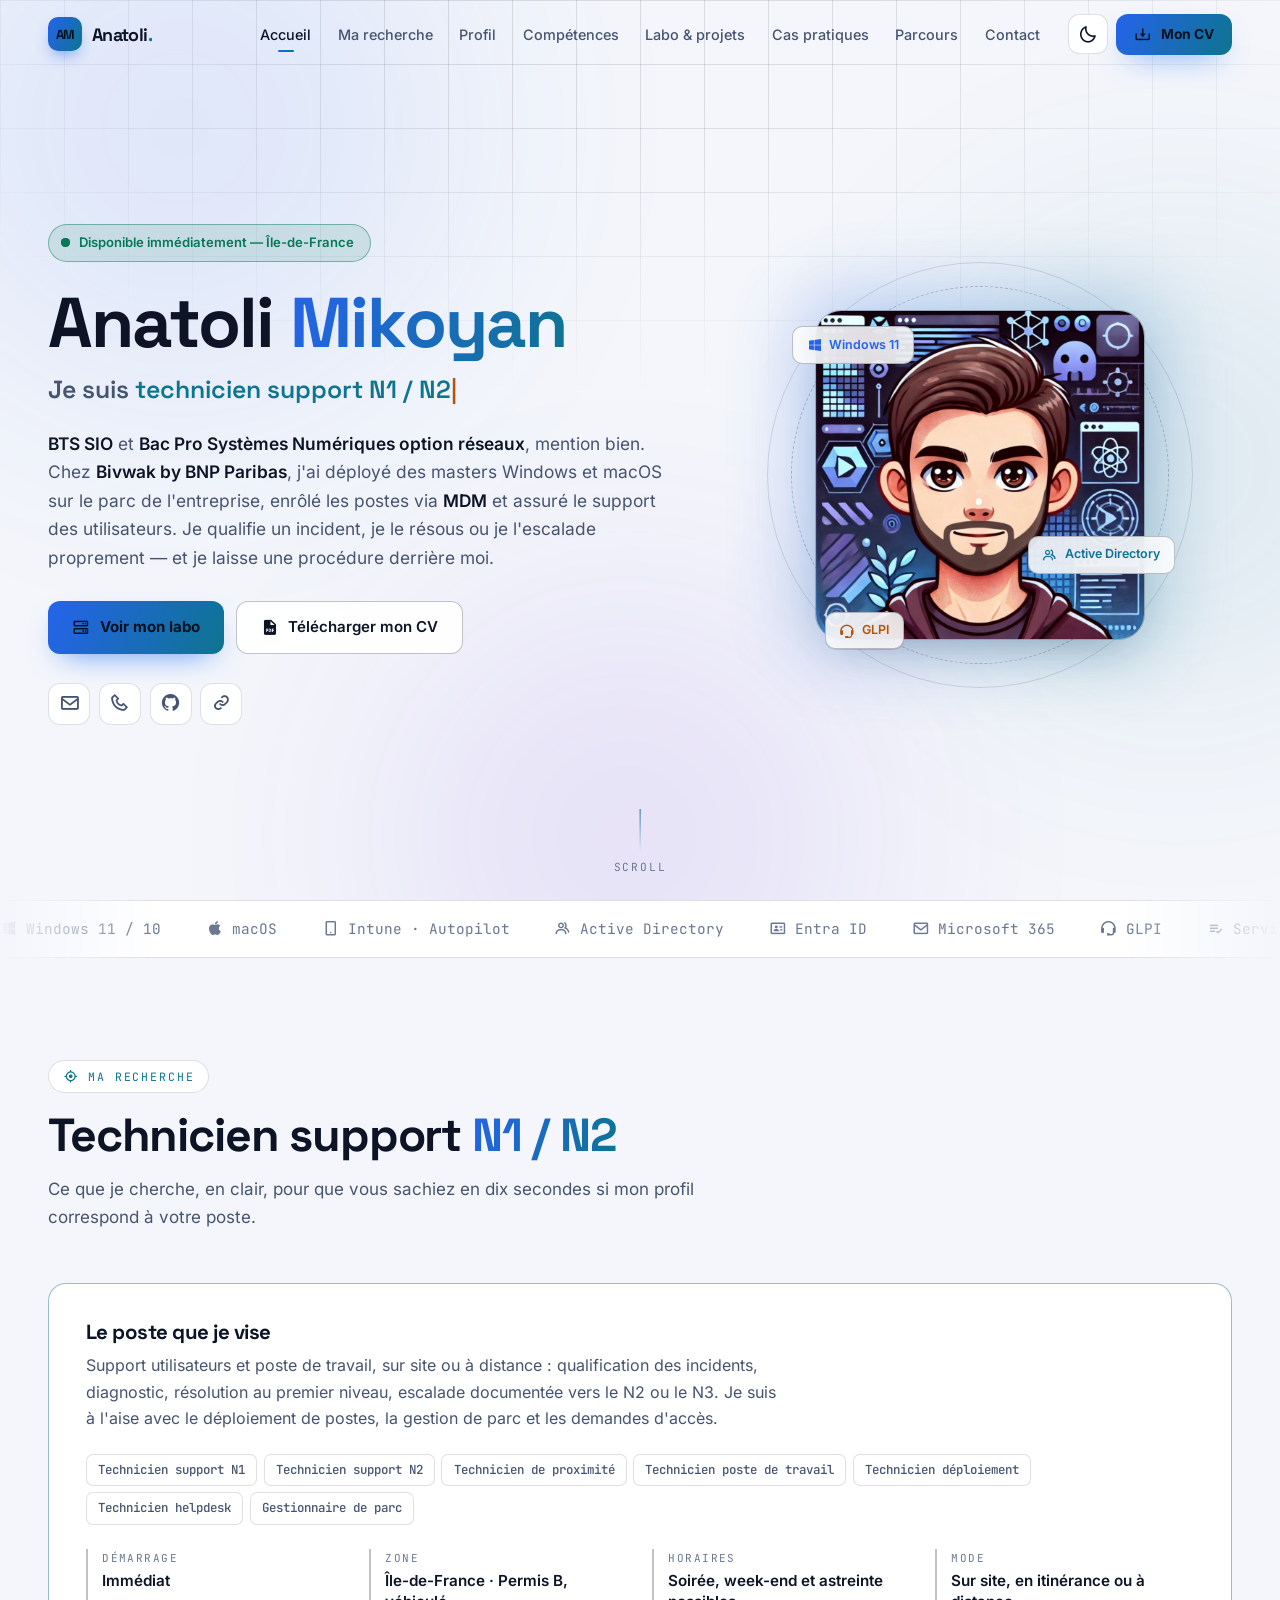
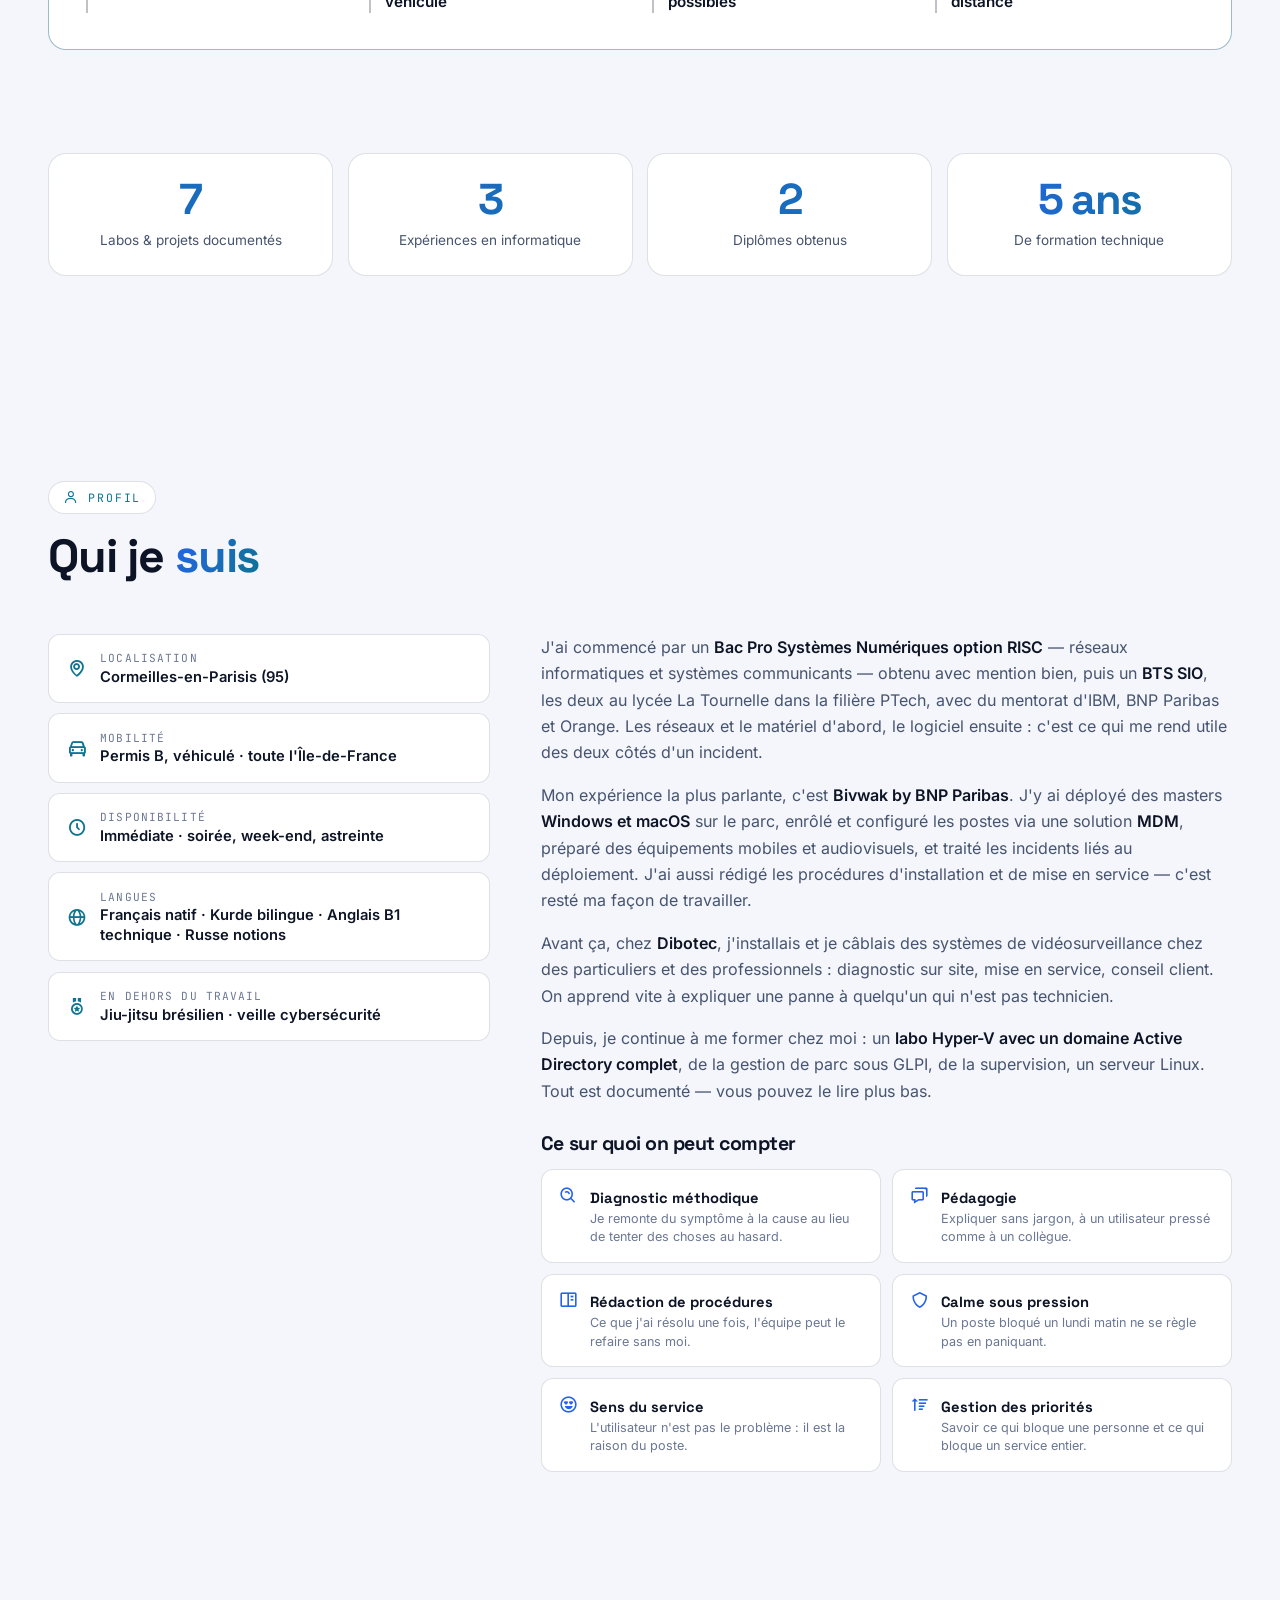
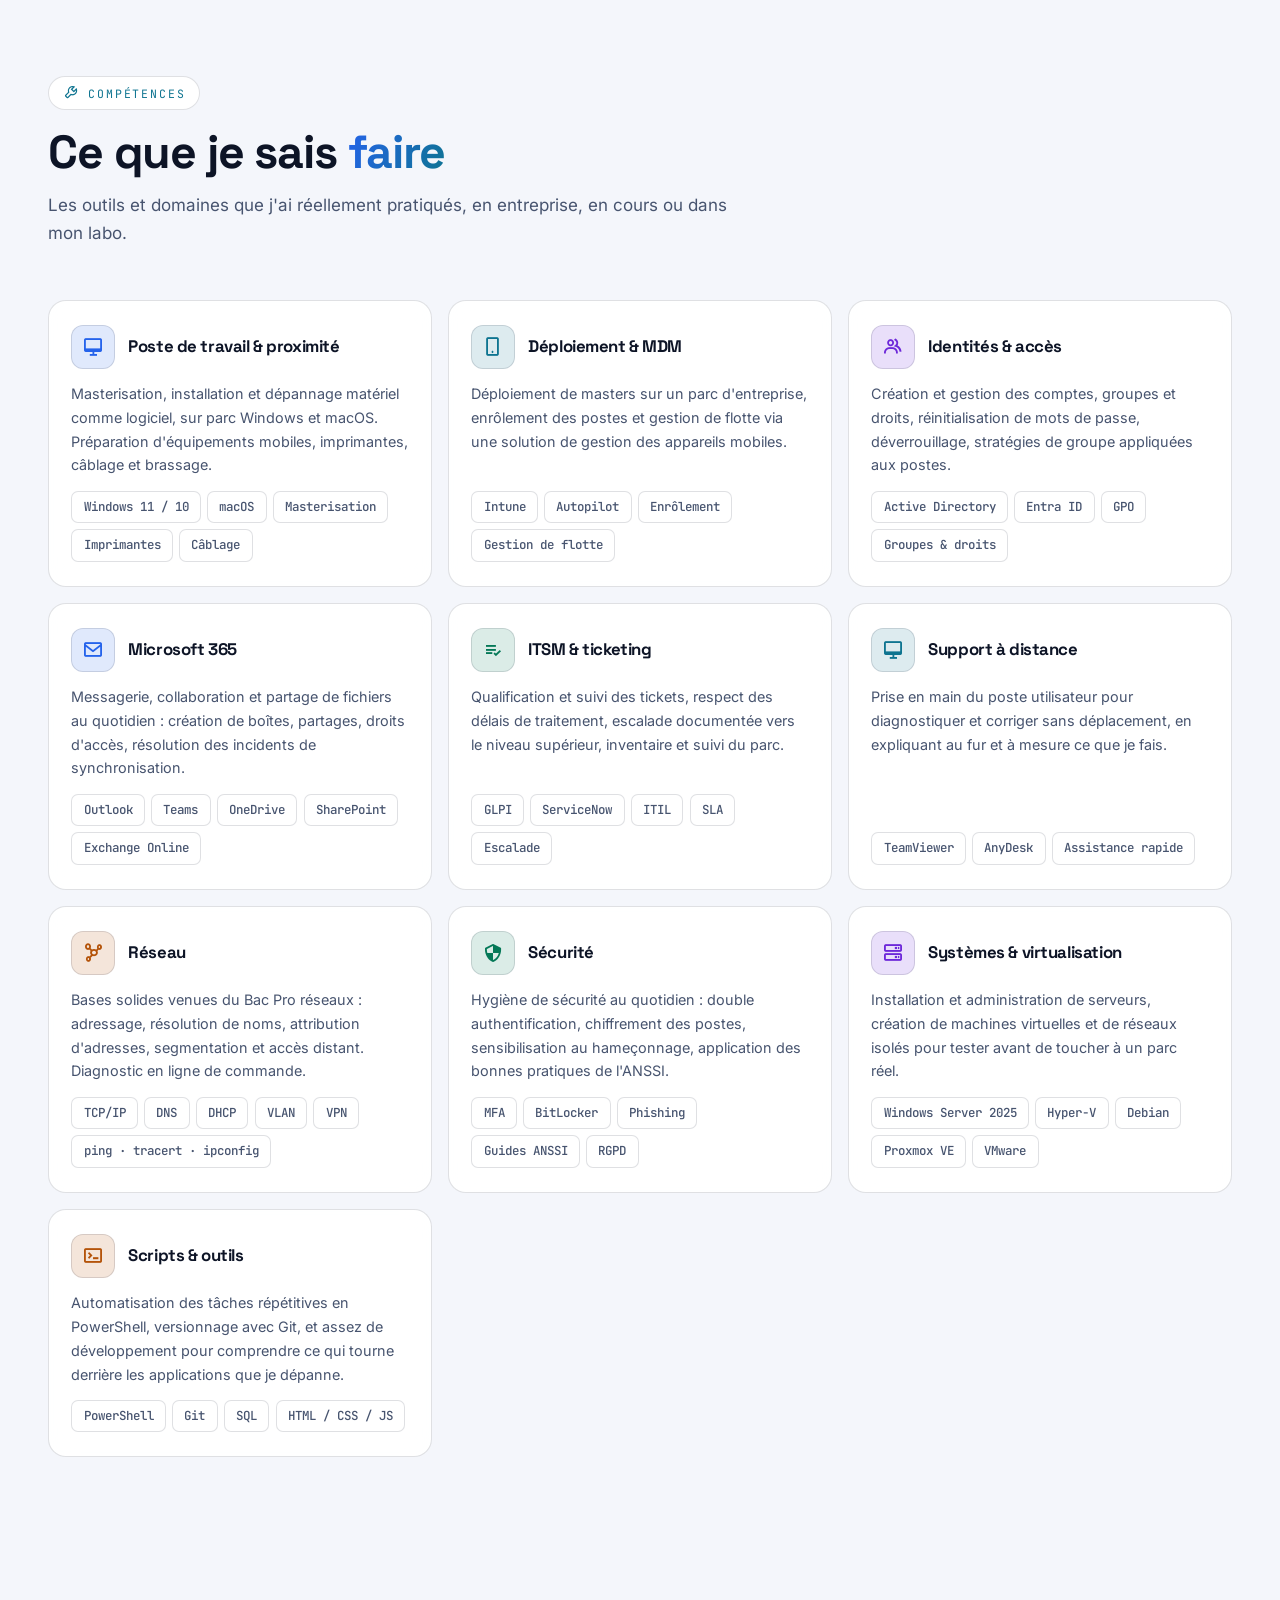
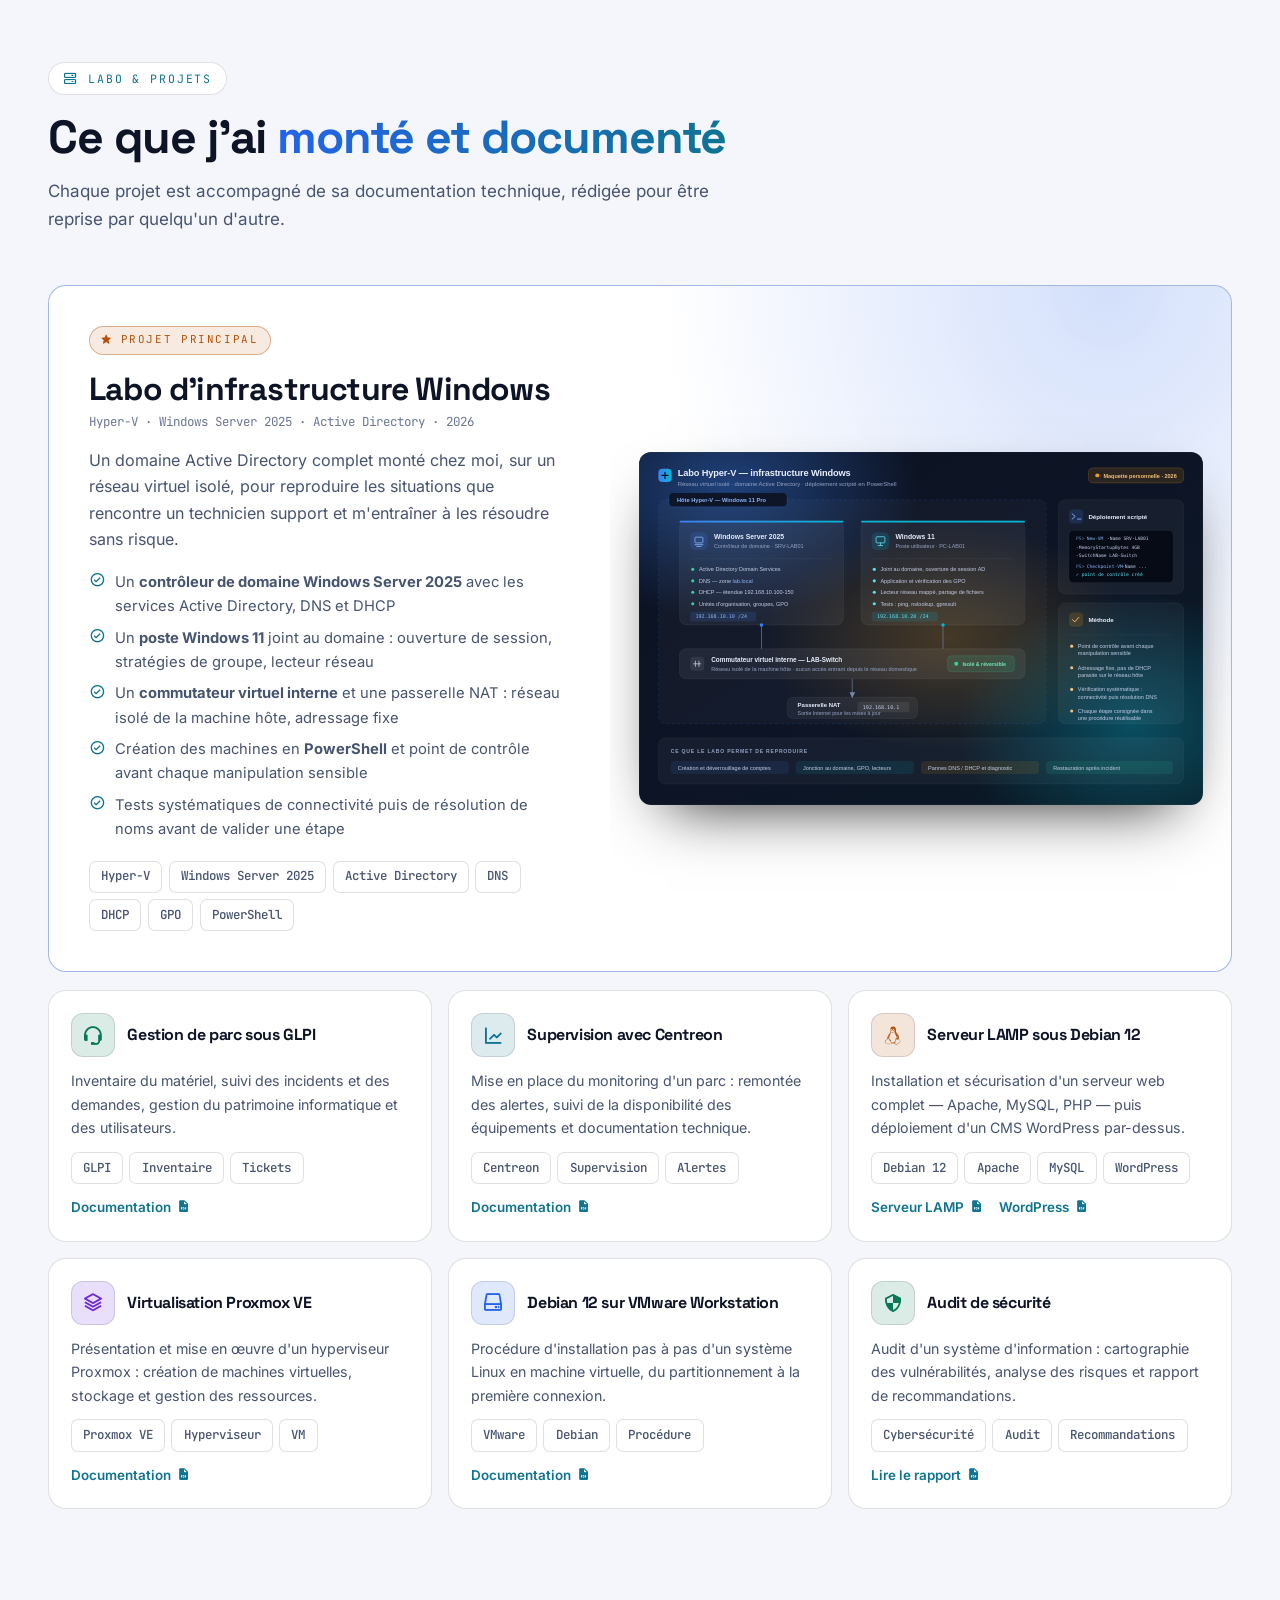
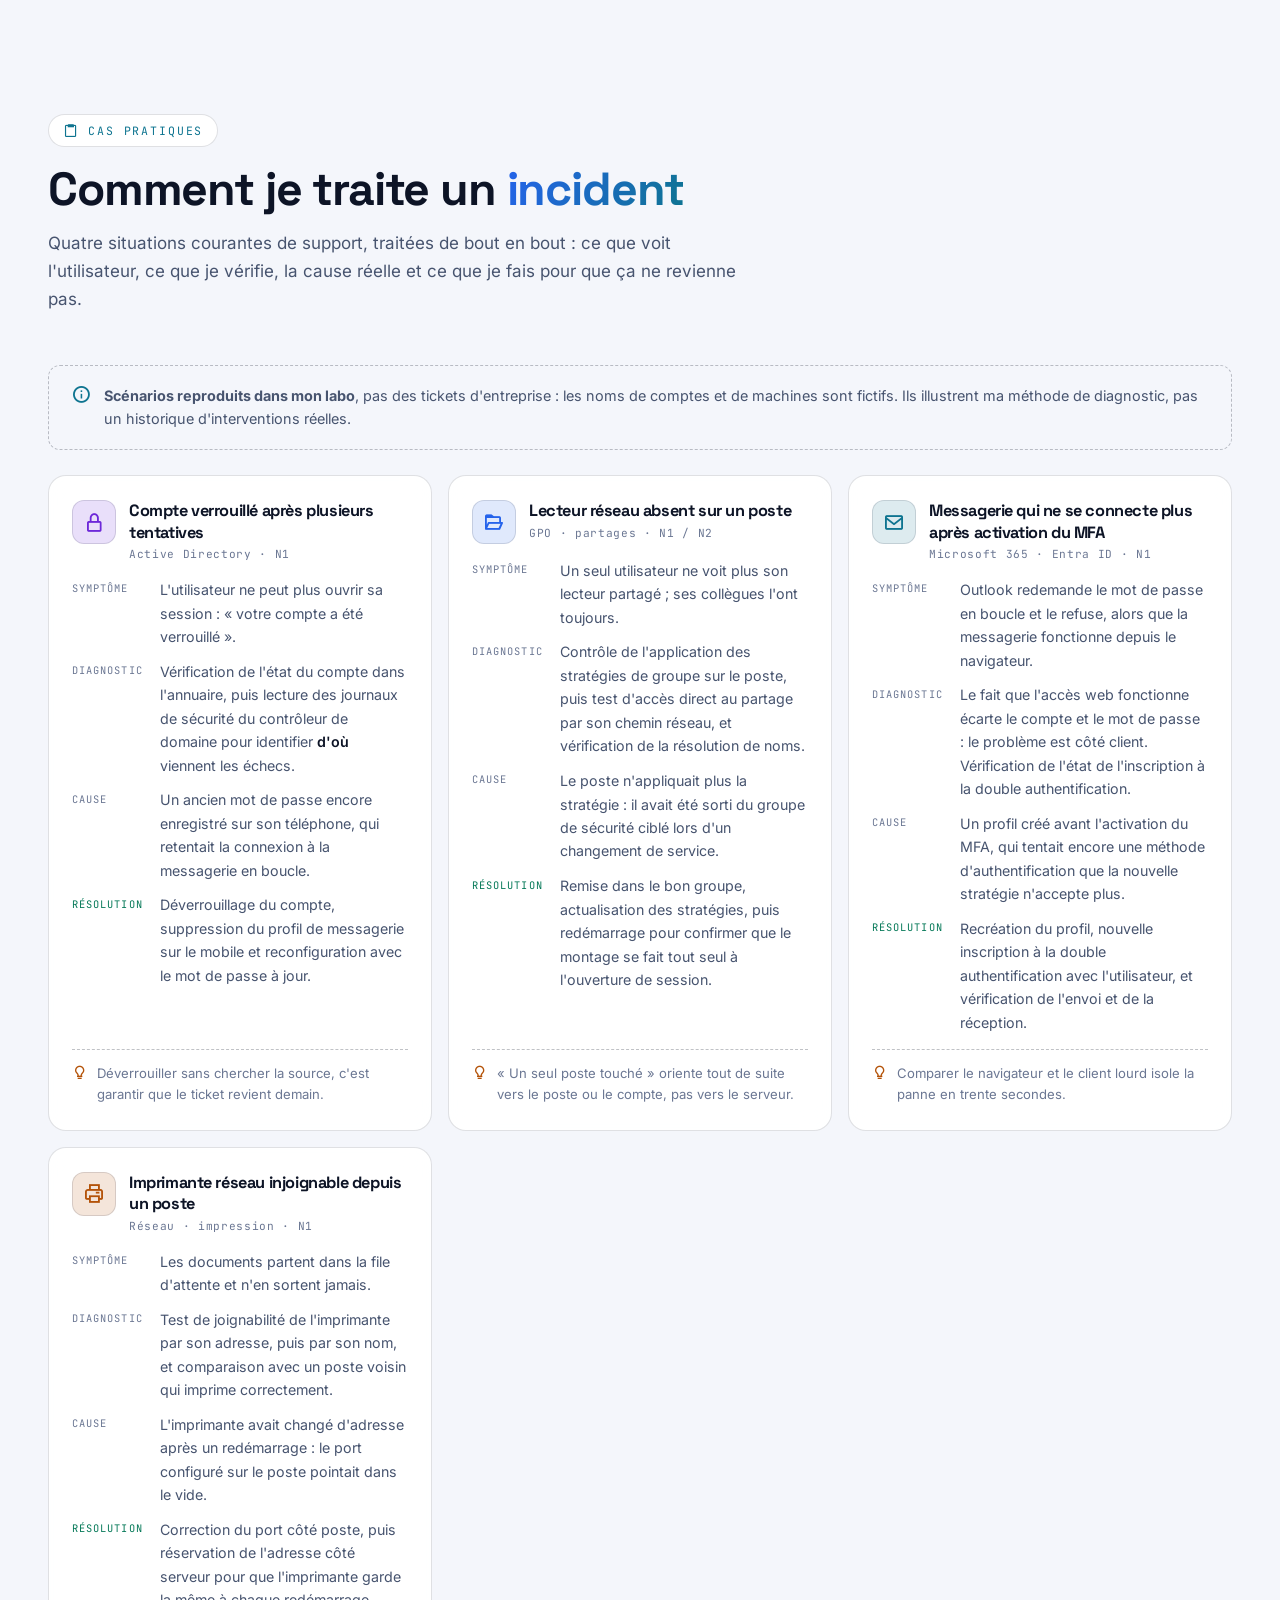
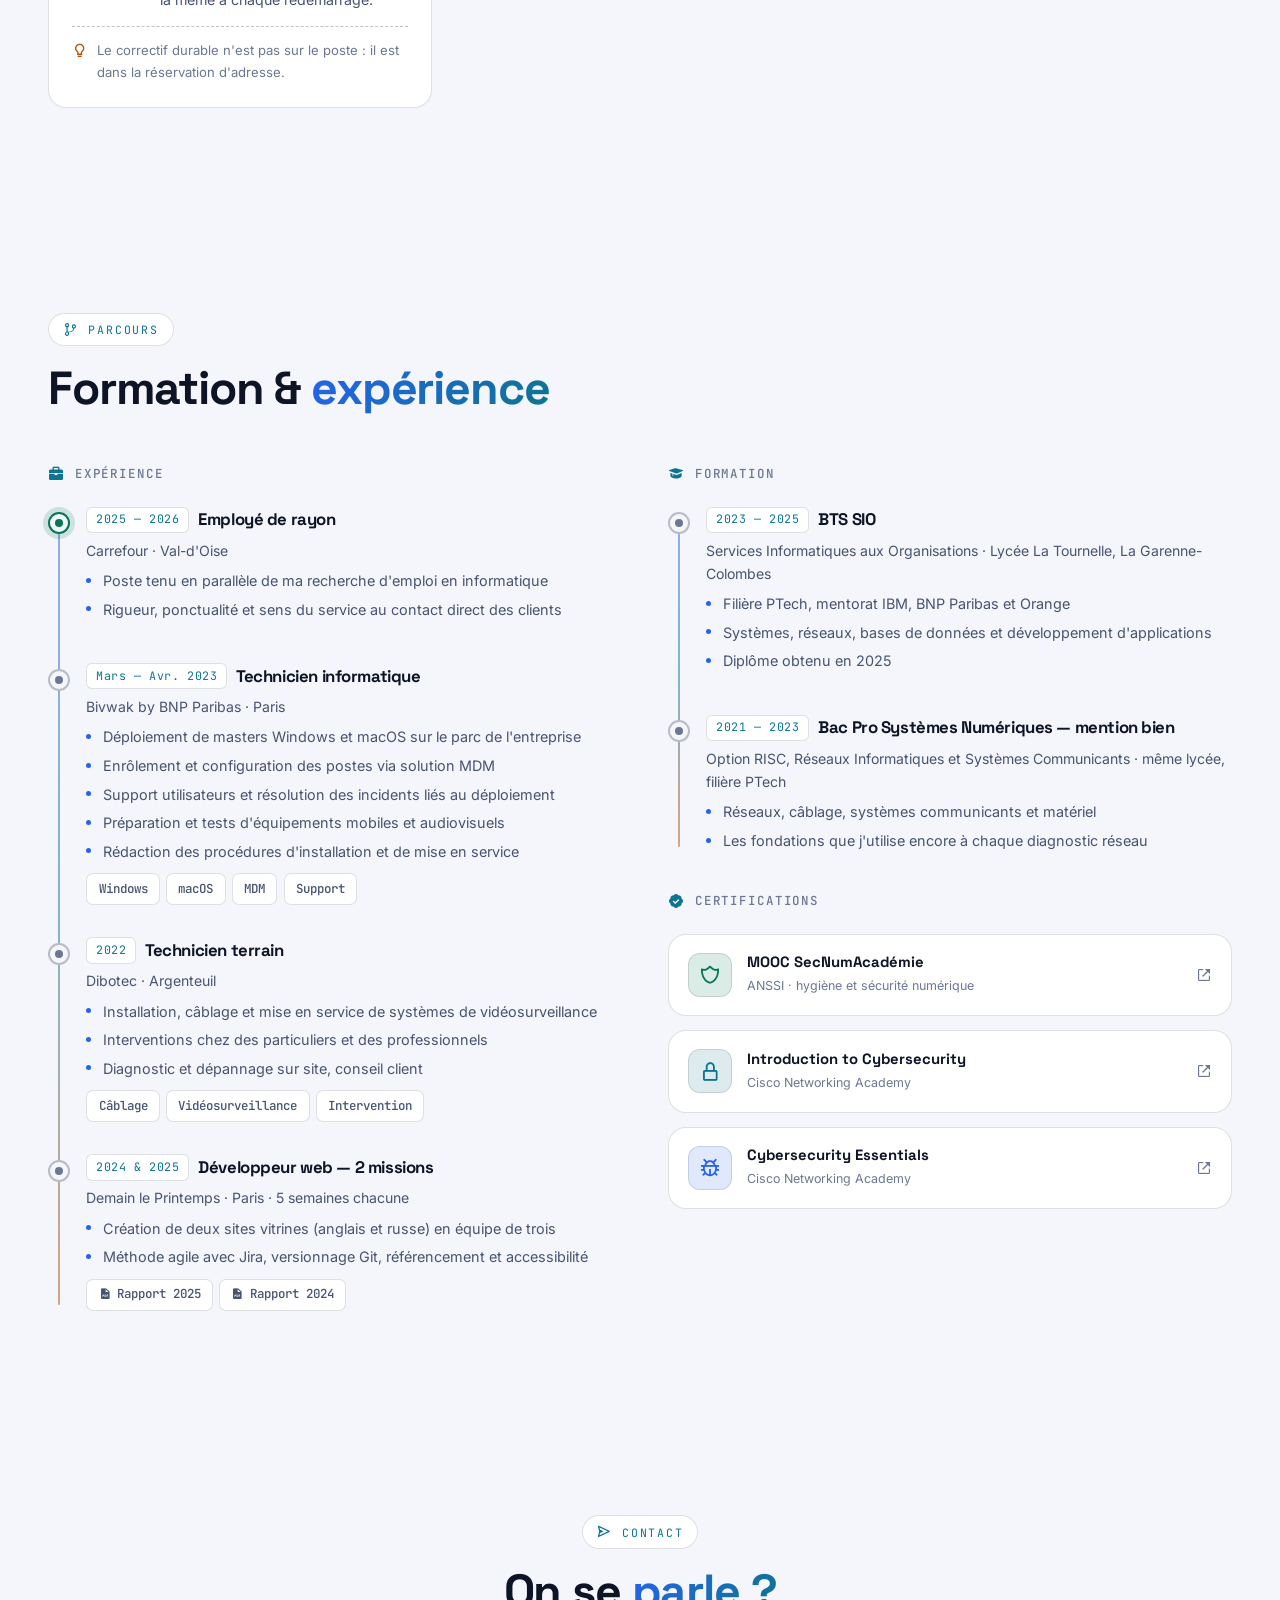
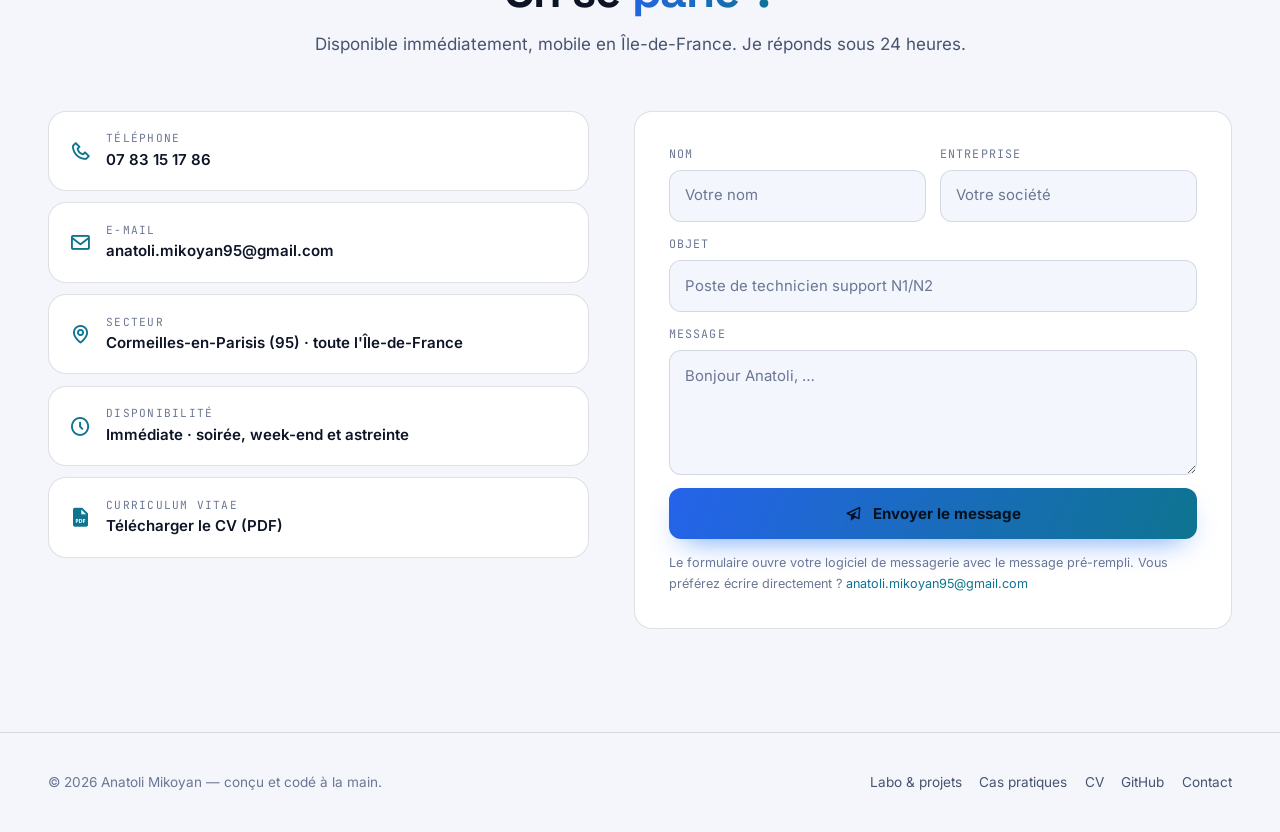
<file: index.html>
<!DOCTYPE html>
<html lang="fr" data-theme="dark">
  <head>
    <meta charset="UTF-8" />
    <meta name="viewport" content="width=device-width, initial-scale=1.0" />
    <title>Anatoli Mikoyan — Technicien support informatique N1/N2</title>

    <meta
      name="description"
      content="Technicien support informatique N1/N2. BTS SIO et Bac Pro réseaux. Déploiement de postes Windows et macOS via MDM, Active Directory, Microsoft 365, GLPI. Disponible immédiatement en Île-de-France."
    />
    <meta name="author" content="Anatoli Mikoyan" />
    <meta name="theme-color" content="#0a0f1c" />

    <meta property="og:type" content="website" />
    <meta property="og:locale" content="fr_FR" />
    <meta property="og:title" content="Anatoli Mikoyan — Technicien support informatique N1/N2" />
    <meta
      property="og:description"
      content="Déploiement de postes, Active Directory, Microsoft 365, GLPI et support utilisateurs. Labo Windows Server documenté. Disponible immédiatement en Île-de-France."
    />
    <!-- URL absolue : les aperçus LinkedIn / WhatsApp n'acceptent pas les chemins relatifs -->
    <meta property="og:url" content="https://anatoli-mikoyan.github.io/Portfolio-Anatoli-Mikoyan/" />
    <meta
      property="og:image"
      content="https://anatoli-mikoyan.github.io/Portfolio-Anatoli-Mikoyan/images/og-cover.png"
    />
    <meta property="og:image:width" content="1200" />
    <meta property="og:image:height" content="630" />
    <meta name="twitter:card" content="summary_large_image" />

    <link rel="preload" href="assets/fonts/inter-latin-400-normal.woff2" as="font" type="font/woff2" crossorigin />
    <link rel="preload" href="assets/fonts/space-grotesk-latin-700-normal.woff2" as="font" type="font/woff2" crossorigin />
    <link rel="preload" href="assets/boxicons/fonts/boxicons.woff2" as="font" type="font/woff2" crossorigin />
    <link rel="stylesheet" href="assets/boxicons/css/boxicons.min.css" />
    <link rel="stylesheet" href="style.css" />
  </head>

  <body>
    <script>
      // Posé avant tout rendu : les états initiaux « invisible » ne s'appliquent
      // que si JavaScript tourne. Sans JS, la page s'affiche entièrement.
      document.documentElement.classList.add("js");
    </script>

    <div class="scroll-progress" id="progress"></div>
    <div class="aurora" aria-hidden="true"><span></span><span></span><span></span></div>
    <div class="grid-overlay" aria-hidden="true"></div>

    <!-- ====================================================== NAVIGATION -->
    <header class="nav" id="nav">
      <div class="wrap">
        <a href="#home" class="logo">
          <span class="logo-mark">AM</span>
          <span>Anatoli<span class="grad">.</span></span>
        </a>

        <nav class="nav-links" id="navLinks" aria-label="Navigation principale">
          <a href="#home">Accueil</a>
          <a href="#recherche">Ma recherche</a>
          <a href="#profil">Profil</a>
          <a href="#competences">Compétences</a>
          <a href="#labo">Labo &amp; projets</a>
          <a href="#incidents">Cas pratiques</a>
          <a href="#parcours">Parcours</a>
          <a href="#contact">Contact</a>
        </nav>

        <div class="nav-actions">
          <button class="icon-btn theme-toggle" id="themeToggle" aria-label="Changer de thème">
            <i class="bx bx-sun"></i><i class="bx bx-moon"></i>
          </button>
          <a href="Cv.pdf" target="_blank" rel="noopener" class="btn btn-primary nav-cta">
            <i class="bx bx-download"></i> Mon CV
          </a>
          <button class="icon-btn" id="burger" aria-label="Ouvrir le menu" aria-expanded="false">
            <i class="bx bx-menu"></i>
          </button>
        </div>
      </div>
    </header>

    <main>
      <!-- ============================================================ HERO -->
      <section class="hero" id="home">
        <div class="wrap hero-grid">
          <div class="hero-content">
            <div class="status-badge reveal">
              <span class="pulse"></span>
              Disponible immédiatement — Île-de-France
            </div>

            <h1 class="reveal" style="--d: 60ms">Anatoli <span class="grad">Mikoyan</span></h1>

            <div class="hero-role reveal" style="--d: 120ms">Je suis <span id="typed"></span></div>

            <p class="lead reveal" style="--d: 180ms">
              <strong>BTS SIO</strong> et <strong>Bac Pro Systèmes Numériques option réseaux</strong>, mention
              bien. Chez <strong>Bivwak by BNP Paribas</strong>, j'ai déployé des masters Windows et macOS sur
              le parc de l'entreprise, enrôlé les postes via <strong>MDM</strong> et assuré le support des
              utilisateurs. Je qualifie un incident, je le résous ou je l'escalade proprement — et je laisse
              une procédure derrière moi.
            </p>

            <div class="hero-actions reveal" style="--d: 240ms">
              <a href="#labo" class="btn btn-primary"><i class="bx bx-server"></i> Voir mon labo</a>
              <a href="Cv.pdf" target="_blank" rel="noopener" class="btn">
                <i class="bx bxs-file-pdf"></i> Télécharger mon CV
              </a>
            </div>

            <div class="socials reveal" style="--d: 300ms">
              <a href="mailto:anatoli.mikoyan95@gmail.com" aria-label="Envoyer un e-mail">
                <i class="bx bx-envelope"></i>
              </a>
              <a href="tel:+33783151786" aria-label="Téléphoner"><i class="bx bx-phone"></i></a>
              <a href="https://github.com/Anatoli-Mikoyan" target="_blank" rel="noopener" aria-label="GitHub">
                <i class="bx bxl-github"></i>
              </a>
              <a href="https://linktr.ee/anatolimikoyan" target="_blank" rel="noopener" aria-label="Tous mes liens">
                <i class="bx bx-link"></i>
              </a>
            </div>
          </div>

          <div class="hero-visual reveal" style="--d: 160ms">
            <div class="portrait">
              <span class="ring" aria-hidden="true"></span>
              <span class="ring r2" aria-hidden="true"></span>
              <img src="images/moi.jpeg" alt="Portrait illustré d'Anatoli Mikoyan" width="330" height="330" />
              <span class="float-chip fc1"><i class="bx bxl-windows"></i> Windows 11</span>
              <span class="float-chip fc2"><i class="bx bx-group"></i> Active Directory</span>
              <span class="float-chip fc3"><i class="bx bx-support"></i> GLPI</span>
            </div>
          </div>
        </div>

        <div class="scroll-hint" aria-hidden="true"><span class="line"></span>Scroll</div>
      </section>

      <!-- ===================================================== BANDEAU OUTILS -->
      <div class="marquee" aria-hidden="true">
        <div class="marquee-track" id="marquee">
          <span><i class="bx bxl-windows"></i> Windows 11 / 10</span>
          <span><i class="bx bxl-apple"></i> macOS</span>
          <span><i class="bx bx-mobile-alt"></i> Intune · Autopilot</span>
          <span><i class="bx bx-group"></i> Active Directory</span>
          <span><i class="bx bx-id-card"></i> Entra ID</span>
          <span><i class="bx bx-envelope"></i> Microsoft 365</span>
          <span><i class="bx bx-support"></i> GLPI</span>
          <span><i class="bx bx-list-check"></i> ServiceNow · ITIL</span>
          <span><i class="bx bx-desktop"></i> TeamViewer · AnyDesk</span>
          <span><i class="bx bx-server"></i> Windows Server 2025</span>
          <span><i class="bx bx-layer"></i> Hyper-V · Proxmox</span>
          <span><i class="bx bx-terminal"></i> PowerShell</span>
          <span><i class="bx bx-network-chart"></i> TCP/IP · DNS · DHCP</span>
          <span><i class="bx bx-shield-quarter"></i> MFA · BitLocker</span>
        </div>
      </div>

      <!-- ===================================================== MA RECHERCHE -->
      <section id="recherche">
        <div class="wrap">
          <div class="section-head reveal">
            <span class="eyebrow"><i class="bx bx-target-lock"></i> Ma recherche</span>
            <h2 class="section-title">Technicien support <span class="grad">N1 / N2</span></h2>
            <p class="section-sub">
              Ce que je cherche, en clair, pour que vous sachiez en dix secondes si mon profil correspond à
              votre poste.
            </p>
          </div>

          <div class="card search-card reveal">
            <h3>Le poste que je vise</h3>
            <p>
              Support utilisateurs et poste de travail, sur site ou à distance : qualification des incidents,
              diagnostic, résolution au premier niveau, escalade documentée vers le N2 ou le N3. Je suis à
              l'aise avec le déploiement de postes, la gestion de parc et les demandes d'accès.
            </p>
            <div class="chip-row" style="margin-bottom: 1.5rem">
              <span class="chip">Technicien support N1</span><span class="chip">Technicien support N2</span
              ><span class="chip">Technicien de proximité</span><span class="chip">Technicien poste de travail</span
              ><span class="chip">Technicien déploiement</span><span class="chip">Technicien helpdesk</span
              ><span class="chip">Gestionnaire de parc</span>
            </div>
            <div class="search-list">
              <div><dt>Démarrage</dt><dd>Immédiat</dd></div>
              <div><dt>Zone</dt><dd>Île-de-France · Permis B, véhiculé</dd></div>
              <div><dt>Horaires</dt><dd>Soirée, week-end et astreinte possibles</dd></div>
              <div><dt>Mode</dt><dd>Sur site, en itinérance ou à distance</dd></div>
            </div>
          </div>
        </div>
      </section>

      <!-- ============================================================ STATS -->
      <section style="padding-top: 0">
        <div class="wrap stats">
          <div class="card stat reveal">
            <div class="num" data-count="7" data-suffix="">7</div>
            <div class="label">Labos &amp; projets documentés</div>
          </div>
          <div class="card stat reveal" style="--d: 80ms">
            <div class="num" data-count="3" data-suffix="">3</div>
            <div class="label">Expériences en informatique</div>
          </div>
          <div class="card stat reveal" style="--d: 160ms">
            <div class="num" data-count="2" data-suffix="">2</div>
            <div class="label">Diplômes obtenus</div>
          </div>
          <div class="card stat reveal" style="--d: 240ms">
            <div class="num" data-count="5" data-suffix=" ans">5 ans</div>
            <div class="label">De formation technique</div>
          </div>
        </div>
      </section>

      <!-- =========================================================== PROFIL -->
      <section id="profil">
        <div class="wrap">
          <div class="section-head reveal">
            <span class="eyebrow"><i class="bx bx-user"></i> Profil</span>
            <h2 class="section-title">Qui je <span class="grad">suis</span></h2>
          </div>

          <div class="about-grid">
            <aside class="about-facts reveal">
              <div class="fact">
                <i class="bx bx-map"></i>
                <div><span class="k">Localisation</span><span class="v">Cormeilles-en-Parisis (95)</span></div>
              </div>
              <div class="fact">
                <i class="bx bx-car"></i>
                <div><span class="k">Mobilité</span><span class="v">Permis B, véhiculé · toute l'Île-de-France</span></div>
              </div>
              <div class="fact">
                <i class="bx bx-time-five"></i>
                <div><span class="k">Disponibilité</span><span class="v">Immédiate · soirée, week-end, astreinte</span></div>
              </div>
              <div class="fact">
                <i class="bx bx-globe"></i>
                <div>
                  <span class="k">Langues</span>
                  <span class="v">Français natif · Kurde bilingue · Anglais B1 technique · Russe notions</span>
                </div>
              </div>
              <div class="fact">
                <i class="bx bx-medal"></i>
                <div><span class="k">En dehors du travail</span><span class="v">Jiu-jitsu brésilien · veille cybersécurité</span></div>
              </div>
            </aside>

            <div class="about-text reveal" style="--d: 100ms">
              <p>
                J'ai commencé par un <strong>Bac Pro Systèmes Numériques option RISC</strong> — réseaux
                informatiques et systèmes communicants — obtenu avec mention bien, puis un
                <strong>BTS SIO</strong>, les deux au lycée La Tournelle dans la filière PTech, avec du
                mentorat d'IBM, BNP Paribas et Orange. Les réseaux et le matériel d'abord, le logiciel
                ensuite : c'est ce qui me rend utile des deux côtés d'un incident.
              </p>
              <p>
                Mon expérience la plus parlante, c'est <strong>Bivwak by BNP Paribas</strong>. J'y ai déployé
                des masters <strong>Windows et macOS</strong> sur le parc, enrôlé et configuré les postes via
                une solution <strong>MDM</strong>, préparé des équipements mobiles et audiovisuels, et traité
                les incidents liés au déploiement. J'ai aussi rédigé les procédures d'installation et de mise
                en service — c'est resté ma façon de travailler.
              </p>
              <p>
                Avant ça, chez <strong>Dibotec</strong>, j'installais et je câblais des systèmes de
                vidéosurveillance chez des particuliers et des professionnels : diagnostic sur site, mise en
                service, conseil client. On apprend vite à expliquer une panne à quelqu'un qui n'est pas
                technicien.
              </p>
              <p>
                Depuis, je continue à me former chez moi : un
                <strong>labo Hyper-V avec un domaine Active Directory complet</strong>, de la gestion de parc
                sous GLPI, de la supervision, un serveur Linux. Tout est documenté — vous pouvez le lire plus
                bas.
              </p>

              <h3>Ce sur quoi on peut compter</h3>
              <div class="soft-grid">
                <div class="soft">
                  <i class="bx bx-search-alt"></i>
                  <div>
                    <b>Diagnostic méthodique</b>
                    <small>Je remonte du symptôme à la cause au lieu de tenter des choses au hasard.</small>
                  </div>
                </div>
                <div class="soft">
                  <i class="bx bx-chat"></i>
                  <div>
                    <b>Pédagogie</b>
                    <small>Expliquer sans jargon, à un utilisateur pressé comme à un collègue.</small>
                  </div>
                </div>
                <div class="soft">
                  <i class="bx bx-book-content"></i>
                  <div>
                    <b>Rédaction de procédures</b>
                    <small>Ce que j'ai résolu une fois, l'équipe peut le refaire sans moi.</small>
                  </div>
                </div>
                <div class="soft">
                  <i class="bx bx-shield"></i>
                  <div>
                    <b>Calme sous pression</b>
                    <small>Un poste bloqué un lundi matin ne se règle pas en paniquant.</small>
                  </div>
                </div>
                <div class="soft">
                  <i class="bx bx-happy-heart-eyes"></i>
                  <div>
                    <b>Sens du service</b>
                    <small>L'utilisateur n'est pas le problème : il est la raison du poste.</small>
                  </div>
                </div>
                <div class="soft">
                  <i class="bx bx-sort-up"></i>
                  <div>
                    <b>Gestion des priorités</b>
                    <small>Savoir ce qui bloque une personne et ce qui bloque un service entier.</small>
                  </div>
                </div>
              </div>
            </div>
          </div>
        </div>
      </section>

      <!-- ====================================================== COMPÉTENCES -->
      <section id="competences">
        <div class="wrap">
          <div class="section-head reveal">
            <span class="eyebrow"><i class="bx bx-wrench"></i> Compétences</span>
            <h2 class="section-title">Ce que je sais <span class="grad">faire</span></h2>
            <p class="section-sub">
              Les outils et domaines que j'ai réellement pratiqués, en entreprise, en cours ou dans mon labo.
            </p>
          </div>

          <div class="skills-grid">
            <article class="card skill-card reveal">
              <div class="skill-head">
                <span class="ico-box i-blue"><i class="bx bx-desktop"></i></span>
                <h3>Poste de travail &amp; proximité</h3>
              </div>
              <p>
                Masterisation, installation et dépannage matériel comme logiciel, sur parc Windows et macOS.
                Préparation d'équipements mobiles, imprimantes, câblage et brassage.
              </p>
              <div class="chip-row">
                <span class="chip">Windows 11 / 10</span><span class="chip">macOS</span
                ><span class="chip">Masterisation</span><span class="chip">Imprimantes</span
                ><span class="chip">Câblage</span>
              </div>
            </article>

            <article class="card skill-card reveal" style="--d: 70ms">
              <div class="skill-head">
                <span class="ico-box i-cyan"><i class="bx bx-mobile-alt"></i></span>
                <h3>Déploiement &amp; MDM</h3>
              </div>
              <p>
                Déploiement de masters sur un parc d'entreprise, enrôlement des postes et gestion de flotte via
                une solution de gestion des appareils mobiles.
              </p>
              <div class="chip-row">
                <span class="chip">Intune</span><span class="chip">Autopilot</span
                ><span class="chip">Enrôlement</span><span class="chip">Gestion de flotte</span>
              </div>
            </article>

            <article class="card skill-card reveal" style="--d: 140ms">
              <div class="skill-head">
                <span class="ico-box i-violet"><i class="bx bx-group"></i></span>
                <h3>Identités &amp; accès</h3>
              </div>
              <p>
                Création et gestion des comptes, groupes et droits, réinitialisation de mots de passe,
                déverrouillage, stratégies de groupe appliquées aux postes.
              </p>
              <div class="chip-row">
                <span class="chip">Active Directory</span><span class="chip">Entra ID</span
                ><span class="chip">GPO</span><span class="chip">Groupes &amp; droits</span>
              </div>
            </article>

            <article class="card skill-card reveal" style="--d: 210ms">
              <div class="skill-head">
                <span class="ico-box i-blue"><i class="bx bx-envelope"></i></span>
                <h3>Microsoft 365</h3>
              </div>
              <p>
                Messagerie, collaboration et partage de fichiers au quotidien : création de boîtes, partages,
                droits d'accès, résolution des incidents de synchronisation.
              </p>
              <div class="chip-row">
                <span class="chip">Outlook</span><span class="chip">Teams</span
                ><span class="chip">OneDrive</span><span class="chip">SharePoint</span
                ><span class="chip">Exchange Online</span>
              </div>
            </article>

            <article class="card skill-card reveal" style="--d: 280ms">
              <div class="skill-head">
                <span class="ico-box i-green"><i class="bx bx-list-check"></i></span>
                <h3>ITSM &amp; ticketing</h3>
              </div>
              <p>
                Qualification et suivi des tickets, respect des délais de traitement, escalade documentée vers
                le niveau supérieur, inventaire et suivi du parc.
              </p>
              <div class="chip-row">
                <span class="chip">GLPI</span><span class="chip">ServiceNow</span
                ><span class="chip">ITIL</span><span class="chip">SLA</span
                ><span class="chip">Escalade</span>
              </div>
            </article>

            <article class="card skill-card reveal" style="--d: 350ms">
              <div class="skill-head">
                <span class="ico-box i-cyan"><i class="bx bx-desktop"></i></span>
                <h3>Support à distance</h3>
              </div>
              <p>
                Prise en main du poste utilisateur pour diagnostiquer et corriger sans déplacement, en
                expliquant au fur et à mesure ce que je fais.
              </p>
              <div class="chip-row">
                <span class="chip">TeamViewer</span><span class="chip">AnyDesk</span
                ><span class="chip">Assistance rapide</span>
              </div>
            </article>

            <article class="card skill-card reveal" style="--d: 420ms">
              <div class="skill-head">
                <span class="ico-box i-amber"><i class="bx bx-network-chart"></i></span>
                <h3>Réseau</h3>
              </div>
              <p>
                Bases solides venues du Bac Pro réseaux : adressage, résolution de noms, attribution
                d'adresses, segmentation et accès distant. Diagnostic en ligne de commande.
              </p>
              <div class="chip-row">
                <span class="chip">TCP/IP</span><span class="chip">DNS</span><span class="chip">DHCP</span
                ><span class="chip">VLAN</span><span class="chip">VPN</span
                ><span class="chip">ping · tracert · ipconfig</span>
              </div>
            </article>

            <article class="card skill-card reveal" style="--d: 490ms">
              <div class="skill-head">
                <span class="ico-box i-green"><i class="bx bx-shield-quarter"></i></span>
                <h3>Sécurité</h3>
              </div>
              <p>
                Hygiène de sécurité au quotidien : double authentification, chiffrement des postes,
                sensibilisation au hameçonnage, application des bonnes pratiques de l'ANSSI.
              </p>
              <div class="chip-row">
                <span class="chip">MFA</span><span class="chip">BitLocker</span
                ><span class="chip">Phishing</span><span class="chip">Guides ANSSI</span
                ><span class="chip">RGPD</span>
              </div>
            </article>

            <article class="card skill-card reveal" style="--d: 560ms">
              <div class="skill-head">
                <span class="ico-box i-violet"><i class="bx bx-server"></i></span>
                <h3>Systèmes &amp; virtualisation</h3>
              </div>
              <p>
                Installation et administration de serveurs, création de machines virtuelles et de réseaux
                isolés pour tester avant de toucher à un parc réel.
              </p>
              <div class="chip-row">
                <span class="chip">Windows Server 2025</span><span class="chip">Hyper-V</span
                ><span class="chip">Debian</span><span class="chip">Proxmox VE</span
                ><span class="chip">VMware</span>
              </div>
            </article>

            <article class="card skill-card reveal" style="--d: 630ms">
              <div class="skill-head">
                <span class="ico-box i-amber"><i class="bx bx-terminal"></i></span>
                <h3>Scripts &amp; outils</h3>
              </div>
              <p>
                Automatisation des tâches répétitives en PowerShell, versionnage avec Git, et assez de
                développement pour comprendre ce qui tourne derrière les applications que je dépanne.
              </p>
              <div class="chip-row">
                <span class="chip">PowerShell</span><span class="chip">Git</span
                ><span class="chip">SQL</span><span class="chip">HTML / CSS / JS</span>
              </div>
            </article>
          </div>
        </div>
      </section>

      <!-- ====================================================== LABO & PROJETS -->
      <section id="labo">
        <div class="wrap">
          <div class="section-head reveal">
            <span class="eyebrow"><i class="bx bx-server"></i> Labo &amp; projets</span>
            <h2 class="section-title">Ce que j'ai <span class="grad">monté et documenté</span></h2>
            <p class="section-sub">
              Chaque projet est accompagné de sa documentation technique, rédigée pour être reprise par
              quelqu'un d'autre.
            </p>
          </div>

          <article class="card lab-featured reveal">
            <div class="lab-body">
              <span class="lab-tag"><i class="bx bxs-star"></i> Projet principal</span>
              <h3>Labo d'infrastructure Windows</h3>
              <div class="lab-sub">Hyper-V · Windows Server 2025 · Active Directory · 2026</div>
              <p>
                Un domaine Active Directory complet monté chez moi, sur un réseau virtuel isolé, pour
                reproduire les situations que rencontre un technicien support et m'entraîner à les résoudre
                sans risque.
              </p>
              <ul class="feature-list">
                <li>
                  <i class="bx bx-check-circle"></i><span>Un <strong>contrôleur de domaine Windows Server
                  2025</strong> avec les services Active Directory, DNS et DHCP</span>
                </li>
                <li>
                  <i class="bx bx-check-circle"></i><span>Un <strong>poste Windows 11</strong> joint au
                  domaine : ouverture de session, stratégies de groupe, lecteur réseau</span>
                </li>
                <li>
                  <i class="bx bx-check-circle"></i><span>Un <strong>commutateur virtuel interne</strong> et
                  une passerelle NAT : réseau isolé de la machine hôte, adressage fixe</span>
                </li>
                <li>
                  <i class="bx bx-check-circle"></i><span>Création des machines en <strong>PowerShell</strong>
                  et point de contrôle avant chaque manipulation sensible</span>
                </li>
                <li>
                  <i class="bx bx-check-circle"></i><span>Tests systématiques de connectivité puis de
                  résolution de noms avant de valider une étape</span>
                </li>
              </ul>
              <div class="chip-row">
                <span class="chip">Hyper-V</span><span class="chip">Windows Server 2025</span
                ><span class="chip">Active Directory</span><span class="chip">DNS</span
                ><span class="chip">DHCP</span><span class="chip">GPO</span
                ><span class="chip">PowerShell</span>
              </div>
            </div>
            <div class="lab-media">
              <img
                src="images/lab-hyperv.svg"
                alt="Schéma du labo : un hôte Hyper-V sous Windows 11 Pro héberge un contrôleur de domaine Windows Server 2025 et un poste client Windows 11, reliés par un commutateur virtuel interne et une passerelle NAT"
                width="1280"
                height="800"
                loading="lazy"
              />
            </div>
          </article>

          <div class="labs">
            <article class="card lab-card reveal">
              <div class="lab-card-head">
                <span class="ico-box i-green"><i class="bx bx-support"></i></span>
                <h3>Gestion de parc sous GLPI</h3>
              </div>
              <p>
                Inventaire du matériel, suivi des incidents et des demandes, gestion du patrimoine
                informatique et des utilisateurs.
              </p>
              <div class="chip-row">
                <span class="chip">GLPI</span><span class="chip">Inventaire</span
                ><span class="chip">Tickets</span>
              </div>
              <div class="lab-links">
                <a class="plink" href="tuto-reseaux/gestion-parc-glpi.pdf" target="_blank" rel="noopener">
                  Documentation <i class="bx bxs-file-pdf"></i>
                </a>
              </div>
            </article>

            <article class="card lab-card reveal" style="--d: 70ms">
              <div class="lab-card-head">
                <span class="ico-box i-cyan"><i class="bx bx-line-chart"></i></span>
                <h3>Supervision avec Centreon</h3>
              </div>
              <p>
                Mise en place du monitoring d'un parc : remontée des alertes, suivi de la disponibilité des
                équipements et documentation technique.
              </p>
              <div class="chip-row">
                <span class="chip">Centreon</span><span class="chip">Supervision</span
                ><span class="chip">Alertes</span>
              </div>
              <div class="lab-links">
                <a class="plink" href="tuto-reseaux/supervision-centreon.pdf" target="_blank" rel="noopener">
                  Documentation <i class="bx bxs-file-pdf"></i>
                </a>
              </div>
            </article>

            <article class="card lab-card reveal" style="--d: 140ms">
              <div class="lab-card-head">
                <span class="ico-box i-amber"><i class="bx bxl-tux"></i></span>
                <h3>Serveur LAMP sous Debian 12</h3>
              </div>
              <p>
                Installation et sécurisation d'un serveur web complet — Apache, MySQL, PHP — puis déploiement
                d'un CMS WordPress par-dessus.
              </p>
              <div class="chip-row">
                <span class="chip">Debian 12</span><span class="chip">Apache</span
                ><span class="chip">MySQL</span><span class="chip">WordPress</span>
              </div>
              <div class="lab-links">
                <a class="plink" href="tuto-reseaux/serveur-lamp-debian.pdf" target="_blank" rel="noopener">
                  Serveur LAMP <i class="bx bxs-file-pdf"></i>
                </a>
                <a class="plink" href="tuto-reseaux/cms-wordpress.pdf" target="_blank" rel="noopener">
                  WordPress <i class="bx bxs-file-pdf"></i>
                </a>
              </div>
            </article>

            <article class="card lab-card reveal" style="--d: 210ms">
              <div class="lab-card-head">
                <span class="ico-box i-violet"><i class="bx bx-layer"></i></span>
                <h3>Virtualisation Proxmox VE</h3>
              </div>
              <p>
                Présentation et mise en œuvre d'un hyperviseur Proxmox : création de machines virtuelles,
                stockage et gestion des ressources.
              </p>
              <div class="chip-row">
                <span class="chip">Proxmox VE</span><span class="chip">Hyperviseur</span
                ><span class="chip">VM</span>
              </div>
              <div class="lab-links">
                <a class="plink" href="tuto-reseaux/proxmox.pdf" target="_blank" rel="noopener">
                  Documentation <i class="bx bxs-file-pdf"></i>
                </a>
              </div>
            </article>

            <article class="card lab-card reveal" style="--d: 280ms">
              <div class="lab-card-head">
                <span class="ico-box i-blue"><i class="bx bx-hdd"></i></span>
                <h3>Debian 12 sur VMware Workstation</h3>
              </div>
              <p>
                Procédure d'installation pas à pas d'un système Linux en machine virtuelle, du
                partitionnement à la première connexion.
              </p>
              <div class="chip-row">
                <span class="chip">VMware</span><span class="chip">Debian</span
                ><span class="chip">Procédure</span>
              </div>
              <div class="lab-links">
                <a class="plink" href="tuto-reseaux/debian-12-vmware.pdf" target="_blank" rel="noopener">
                  Documentation <i class="bx bxs-file-pdf"></i>
                </a>
              </div>
            </article>

            <article class="card lab-card reveal" style="--d: 350ms">
              <div class="lab-card-head">
                <span class="ico-box i-green"><i class="bx bx-shield-quarter"></i></span>
                <h3>Audit de sécurité</h3>
              </div>
              <p>
                Audit d'un système d'information : cartographie des vulnérabilités, analyse des risques et
                rapport de recommandations.
              </p>
              <div class="chip-row">
                <span class="chip">Cybersécurité</span><span class="chip">Audit</span
                ><span class="chip">Recommandations</span>
              </div>
              <div class="lab-links">
                <a class="plink" href="tuto-reseaux/audit-securite-mallet.pdf" target="_blank" rel="noopener">
                  Lire le rapport <i class="bx bxs-file-pdf"></i>
                </a>
              </div>
            </article>
          </div>
        </div>
      </section>

      <!-- ====================================================== CAS PRATIQUES -->
      <section id="incidents">
        <div class="wrap">
          <div class="section-head reveal">
            <span class="eyebrow"><i class="bx bx-clipboard"></i> Cas pratiques</span>
            <h2 class="section-title">Comment je traite un <span class="grad">incident</span></h2>
            <p class="section-sub">
              Quatre situations courantes de support, traitées de bout en bout : ce que voit l'utilisateur, ce
              que je vérifie, la cause réelle et ce que je fais pour que ça ne revienne pas.
            </p>
          </div>

          <div class="disclaimer reveal">
            <i class="bx bx-info-circle"></i>
            <span>
              <strong>Scénarios reproduits dans mon labo</strong>, pas des tickets d'entreprise : les noms de
              comptes et de machines sont fictifs. Ils illustrent ma méthode de diagnostic, pas un historique
              d'interventions réelles.
            </span>
          </div>

          <div class="cases">
            <article class="card case reveal">
              <div class="case-head">
                <span class="ico-box i-violet"><i class="bx bx-lock-alt"></i></span>
                <div>
                  <h3>Compte verrouillé après plusieurs tentatives</h3>
                  <span class="case-meta">Active Directory · N1</span>
                </div>
              </div>
              <dl class="steps">
                <div class="step">
                  <dt>Symptôme</dt>
                  <dd>L'utilisateur ne peut plus ouvrir sa session : « votre compte a été verrouillé ».</dd>
                </div>
                <div class="step">
                  <dt>Diagnostic</dt>
                  <dd>
                    Vérification de l'état du compte dans l'annuaire, puis lecture des journaux de sécurité du
                    contrôleur de domaine pour identifier <b>d'où</b> viennent les échecs.
                  </dd>
                </div>
                <div class="step">
                  <dt>Cause</dt>
                  <dd>
                    Un ancien mot de passe encore enregistré sur son téléphone, qui retentait la connexion à
                    la messagerie en boucle.
                  </dd>
                </div>
                <div class="step ok">
                  <dt>Résolution</dt>
                  <dd>
                    Déverrouillage du compte, suppression du profil de messagerie sur le mobile et
                    reconfiguration avec le mot de passe à jour.
                  </dd>
                </div>
              </dl>
              <div class="case-note">
                <i class="bx bx-bulb"></i>
                <span>Déverrouiller sans chercher la source, c'est garantir que le ticket revient demain.</span>
              </div>
            </article>

            <article class="card case reveal" style="--d: 80ms">
              <div class="case-head">
                <span class="ico-box i-blue"><i class="bx bx-folder-open"></i></span>
                <div>
                  <h3>Lecteur réseau absent sur un poste</h3>
                  <span class="case-meta">GPO · partages · N1 / N2</span>
                </div>
              </div>
              <dl class="steps">
                <div class="step">
                  <dt>Symptôme</dt>
                  <dd>Un seul utilisateur ne voit plus son lecteur partagé ; ses collègues l'ont toujours.</dd>
                </div>
                <div class="step">
                  <dt>Diagnostic</dt>
                  <dd>
                    Contrôle de l'application des stratégies de groupe sur le poste, puis test d'accès direct
                    au partage par son chemin réseau, et vérification de la résolution de noms.
                  </dd>
                </div>
                <div class="step">
                  <dt>Cause</dt>
                  <dd>
                    Le poste n'appliquait plus la stratégie : il avait été sorti du groupe de sécurité ciblé
                    lors d'un changement de service.
                  </dd>
                </div>
                <div class="step ok">
                  <dt>Résolution</dt>
                  <dd>
                    Remise dans le bon groupe, actualisation des stratégies, puis redémarrage pour confirmer
                    que le montage se fait tout seul à l'ouverture de session.
                  </dd>
                </div>
              </dl>
              <div class="case-note">
                <i class="bx bx-bulb"></i>
                <span>« Un seul poste touché » oriente tout de suite vers le poste ou le compte, pas vers le serveur.</span>
              </div>
            </article>

            <article class="card case reveal" style="--d: 160ms">
              <div class="case-head">
                <span class="ico-box i-cyan"><i class="bx bx-envelope"></i></span>
                <div>
                  <h3>Messagerie qui ne se connecte plus après activation du MFA</h3>
                  <span class="case-meta">Microsoft 365 · Entra ID · N1</span>
                </div>
              </div>
              <dl class="steps">
                <div class="step">
                  <dt>Symptôme</dt>
                  <dd>
                    Outlook redemande le mot de passe en boucle et le refuse, alors que la messagerie
                    fonctionne depuis le navigateur.
                  </dd>
                </div>
                <div class="step">
                  <dt>Diagnostic</dt>
                  <dd>
                    Le fait que l'accès web fonctionne écarte le compte et le mot de passe : le problème est
                    côté client. Vérification de l'état de l'inscription à la double authentification.
                  </dd>
                </div>
                <div class="step">
                  <dt>Cause</dt>
                  <dd>
                    Un profil créé avant l'activation du MFA, qui tentait encore une méthode d'authentification
                    que la nouvelle stratégie n'accepte plus.
                  </dd>
                </div>
                <div class="step ok">
                  <dt>Résolution</dt>
                  <dd>
                    Recréation du profil, nouvelle inscription à la double authentification avec
                    l'utilisateur, et vérification de l'envoi et de la réception.
                  </dd>
                </div>
              </dl>
              <div class="case-note">
                <i class="bx bx-bulb"></i>
                <span>Comparer le navigateur et le client lourd isole la panne en trente secondes.</span>
              </div>
            </article>

            <article class="card case reveal" style="--d: 240ms">
              <div class="case-head">
                <span class="ico-box i-amber"><i class="bx bx-printer"></i></span>
                <div>
                  <h3>Imprimante réseau injoignable depuis un poste</h3>
                  <span class="case-meta">Réseau · impression · N1</span>
                </div>
              </div>
              <dl class="steps">
                <div class="step">
                  <dt>Symptôme</dt>
                  <dd>Les documents partent dans la file d'attente et n'en sortent jamais.</dd>
                </div>
                <div class="step">
                  <dt>Diagnostic</dt>
                  <dd>
                    Test de joignabilité de l'imprimante par son adresse, puis par son nom, et comparaison
                    avec un poste voisin qui imprime correctement.
                  </dd>
                </div>
                <div class="step">
                  <dt>Cause</dt>
                  <dd>
                    L'imprimante avait changé d'adresse après un redémarrage : le port configuré sur le poste
                    pointait dans le vide.
                  </dd>
                </div>
                <div class="step ok">
                  <dt>Résolution</dt>
                  <dd>
                    Correction du port côté poste, puis réservation de l'adresse côté serveur pour que
                    l'imprimante garde la même à chaque redémarrage.
                  </dd>
                </div>
              </dl>
              <div class="case-note">
                <i class="bx bx-bulb"></i>
                <span>Le correctif durable n'est pas sur le poste : il est dans la réservation d'adresse.</span>
              </div>
            </article>
          </div>
        </div>
      </section>

      <!-- ========================================================= PARCOURS -->
      <section id="parcours">
        <div class="wrap">
          <div class="section-head reveal">
            <span class="eyebrow"><i class="bx bx-git-branch"></i> Parcours</span>
            <h2 class="section-title">Formation &amp; <span class="grad">expérience</span></h2>
          </div>

          <div class="parcours-grid">
            <div class="reveal">
              <h3 class="col-title"><i class="bx bxs-briefcase"></i> Expérience</h3>
              <div class="timeline">
                <div class="tl-item current">
                  <div class="tl-head">
                    <span class="tl-date">2025 — 2026</span>
                    <h3>Employé de rayon</h3>
                  </div>
                  <div class="tl-org">Carrefour · Val-d'Oise</div>
                  <ul>
                    <li>Poste tenu en parallèle de ma recherche d'emploi en informatique</li>
                    <li>Rigueur, ponctualité et sens du service au contact direct des clients</li>
                  </ul>
                </div>

                <div class="tl-item">
                  <div class="tl-head">
                    <span class="tl-date">Mars — Avr. 2023</span>
                    <h3>Technicien informatique</h3>
                  </div>
                  <div class="tl-org">Bivwak by BNP Paribas · Paris</div>
                  <ul>
                    <li>Déploiement de masters Windows et macOS sur le parc de l'entreprise</li>
                    <li>Enrôlement et configuration des postes via solution MDM</li>
                    <li>Support utilisateurs et résolution des incidents liés au déploiement</li>
                    <li>Préparation et tests d'équipements mobiles et audiovisuels</li>
                    <li>Rédaction des procédures d'installation et de mise en service</li>
                  </ul>
                  <div class="chip-row">
                    <span class="chip">Windows</span><span class="chip">macOS</span
                    ><span class="chip">MDM</span><span class="chip">Support</span>
                  </div>
                </div>

                <div class="tl-item">
                  <div class="tl-head">
                    <span class="tl-date">2022</span>
                    <h3>Technicien terrain</h3>
                  </div>
                  <div class="tl-org">Dibotec · Argenteuil</div>
                  <ul>
                    <li>Installation, câblage et mise en service de systèmes de vidéosurveillance</li>
                    <li>Interventions chez des particuliers et des professionnels</li>
                    <li>Diagnostic et dépannage sur site, conseil client</li>
                  </ul>
                  <div class="chip-row">
                    <span class="chip">Câblage</span><span class="chip">Vidéosurveillance</span
                    ><span class="chip">Intervention</span>
                  </div>
                </div>

                <div class="tl-item">
                  <div class="tl-head">
                    <span class="tl-date">2024 &amp; 2025</span>
                    <h3>Développeur web — 2 missions</h3>
                  </div>
                  <div class="tl-org">Demain le Printemps · Paris · 5 semaines chacune</div>
                  <ul>
                    <li>Création de deux sites vitrines (anglais et russe) en équipe de trois</li>
                    <li>Méthode agile avec Jira, versionnage Git, référencement et accessibilité</li>
                  </ul>
                  <div class="chip-row">
                    <a class="chip" href="rapport-stage-2eme-annee.pdf" target="_blank" rel="noopener">
                      <i class="bx bxs-file-pdf"></i> Rapport 2025
                    </a>
                    <a class="chip" href="rapport-stage-1ere-annee.pdf" target="_blank" rel="noopener">
                      <i class="bx bxs-file-pdf"></i> Rapport 2024
                    </a>
                  </div>
                </div>
              </div>
            </div>

            <div class="reveal" style="--d: 120ms">
              <h3 class="col-title"><i class="bx bxs-graduation"></i> Formation</h3>
              <div class="timeline">
                <div class="tl-item">
                  <div class="tl-head">
                    <span class="tl-date">2023 — 2025</span>
                    <h3>BTS SIO</h3>
                  </div>
                  <div class="tl-org">
                    Services Informatiques aux Organisations · Lycée La Tournelle, La Garenne-Colombes
                  </div>
                  <ul>
                    <li>Filière PTech, mentorat IBM, BNP Paribas et Orange</li>
                    <li>Systèmes, réseaux, bases de données et développement d'applications</li>
                    <li>Diplôme obtenu en 2025</li>
                  </ul>
                </div>

                <div class="tl-item">
                  <div class="tl-head">
                    <span class="tl-date">2021 — 2023</span>
                    <h3>Bac Pro Systèmes Numériques — mention bien</h3>
                  </div>
                  <div class="tl-org">
                    Option RISC, Réseaux Informatiques et Systèmes Communicants · même lycée, filière PTech
                  </div>
                  <ul>
                    <li>Réseaux, câblage, systèmes communicants et matériel</li>
                    <li>Les fondations que j'utilise encore à chaque diagnostic réseau</li>
                  </ul>
                </div>
              </div>

              <h3 class="col-title" style="margin-top: 2.5rem">
                <i class="bx bxs-badge-check"></i> Certifications
              </h3>
              <div class="certs" style="grid-template-columns: 1fr">
                <a
                  class="card cert"
                  href="Certifications/certification-mooc-anssi.pdf"
                  target="_blank"
                  rel="noopener"
                >
                  <span class="ico-box i-green"><i class="bx bx-shield-alt-2"></i></span>
                  <span><b>MOOC SecNumAcadémie</b><small>ANSSI · hygiène et sécurité numérique</small></span>
                  <i class="bx bx-link-external"></i>
                </a>
                <a
                  class="card cert"
                  href="Certifications/certification-intro-cybersecurity.pdf"
                  target="_blank"
                  rel="noopener"
                >
                  <span class="ico-box i-cyan"><i class="bx bx-lock-alt"></i></span>
                  <span><b>Introduction to Cybersecurity</b><small>Cisco Networking Academy</small></span>
                  <i class="bx bx-link-external"></i>
                </a>
                <a
                  class="card cert"
                  href="Certifications/certification-cybersecurity-essentials.pdf"
                  target="_blank"
                  rel="noopener"
                >
                  <span class="ico-box i-blue"><i class="bx bx-bug"></i></span>
                  <span><b>Cybersecurity Essentials</b><small>Cisco Networking Academy</small></span>
                  <i class="bx bx-link-external"></i>
                </a>
              </div>
            </div>
          </div>
        </div>
      </section>

      <!-- ========================================================== CONTACT -->
      <section id="contact">
        <div class="wrap">
          <div class="section-head center reveal">
            <span class="eyebrow"><i class="bx bx-send"></i> Contact</span>
            <h2 class="section-title">On se <span class="grad">parle ?</span></h2>
            <p class="section-sub">
              Disponible immédiatement, mobile en Île-de-France. Je réponds sous 24 heures.
            </p>
          </div>

          <div class="contact-grid">
            <div class="contact-cards reveal">
              <a class="card ccard" href="tel:+33783151786">
                <i class="bx bx-phone ico"></i>
                <span><span class="k">Téléphone</span><span class="v">07 83 15 17 86</span></span>
              </a>
              <a class="card ccard" href="mailto:anatoli.mikoyan95@gmail.com">
                <i class="bx bx-envelope ico"></i>
                <span><span class="k">E-mail</span><span class="v">anatoli.mikoyan95@gmail.com</span></span>
              </a>
              <div class="card ccard">
                <i class="bx bx-map ico"></i>
                <span>
                  <span class="k">Secteur</span>
                  <span class="v">Cormeilles-en-Parisis (95) · toute l'Île-de-France</span>
                </span>
              </div>
              <div class="card ccard">
                <i class="bx bx-time-five ico"></i>
                <span>
                  <span class="k">Disponibilité</span>
                  <span class="v">Immédiate · soirée, week-end et astreinte</span>
                </span>
              </div>
              <a class="card ccard" href="Cv.pdf" target="_blank" rel="noopener">
                <i class="bx bxs-file-pdf ico"></i>
                <span><span class="k">Curriculum vitae</span><span class="v">Télécharger le CV (PDF)</span></span>
              </a>
            </div>

            <form class="card contact-form reveal" id="contactForm" style="--d: 100ms">
              <div class="two-col">
                <div class="field">
                  <label for="cf-name">Nom</label>
                  <input id="cf-name" name="name" type="text" placeholder="Votre nom" required />
                </div>
                <div class="field">
                  <label for="cf-company">Entreprise</label>
                  <input id="cf-company" name="company" type="text" placeholder="Votre société" />
                </div>
              </div>
              <div class="field">
                <label for="cf-subject">Objet</label>
                <input
                  id="cf-subject"
                  name="subject"
                  type="text"
                  placeholder="Poste de technicien support N1/N2"
                  required
                />
              </div>
              <div class="field">
                <label for="cf-message">Message</label>
                <textarea id="cf-message" name="message" placeholder="Bonjour Anatoli, …" required></textarea>
              </div>
              <button type="submit" class="btn btn-primary" style="justify-content: center">
                <i class="bx bx-paper-plane"></i> Envoyer le message
              </button>
              <p class="form-note">
                Le formulaire ouvre votre logiciel de messagerie avec le message pré-rempli. Vous préférez
                écrire directement ?
                <a href="mailto:anatoli.mikoyan95@gmail.com" style="color: var(--cyan)">anatoli.mikoyan95@gmail.com</a>
              </p>
            </form>
          </div>
        </div>
      </section>
    </main>

    <footer class="footer">
      <div class="wrap">
        <p>© <span id="year">2026</span> Anatoli Mikoyan — conçu et codé à la main.</p>
        <nav class="footer-links">
          <a href="#labo">Labo &amp; projets</a>
          <a href="#incidents">Cas pratiques</a>
          <a href="Cv.pdf" target="_blank" rel="noopener">CV</a>
          <a href="https://github.com/Anatoli-Mikoyan" target="_blank" rel="noopener">GitHub</a>
          <a href="mailto:anatoli.mikoyan95@gmail.com">Contact</a>
        </nav>
      </div>
    </footer>

    <a href="#home" class="to-top" id="toTop" aria-label="Remonter en haut">
      <i class="bx bx-up-arrow-alt"></i>
    </a>

    <script src="script.js"></script>
  </body>
</html>
</file>
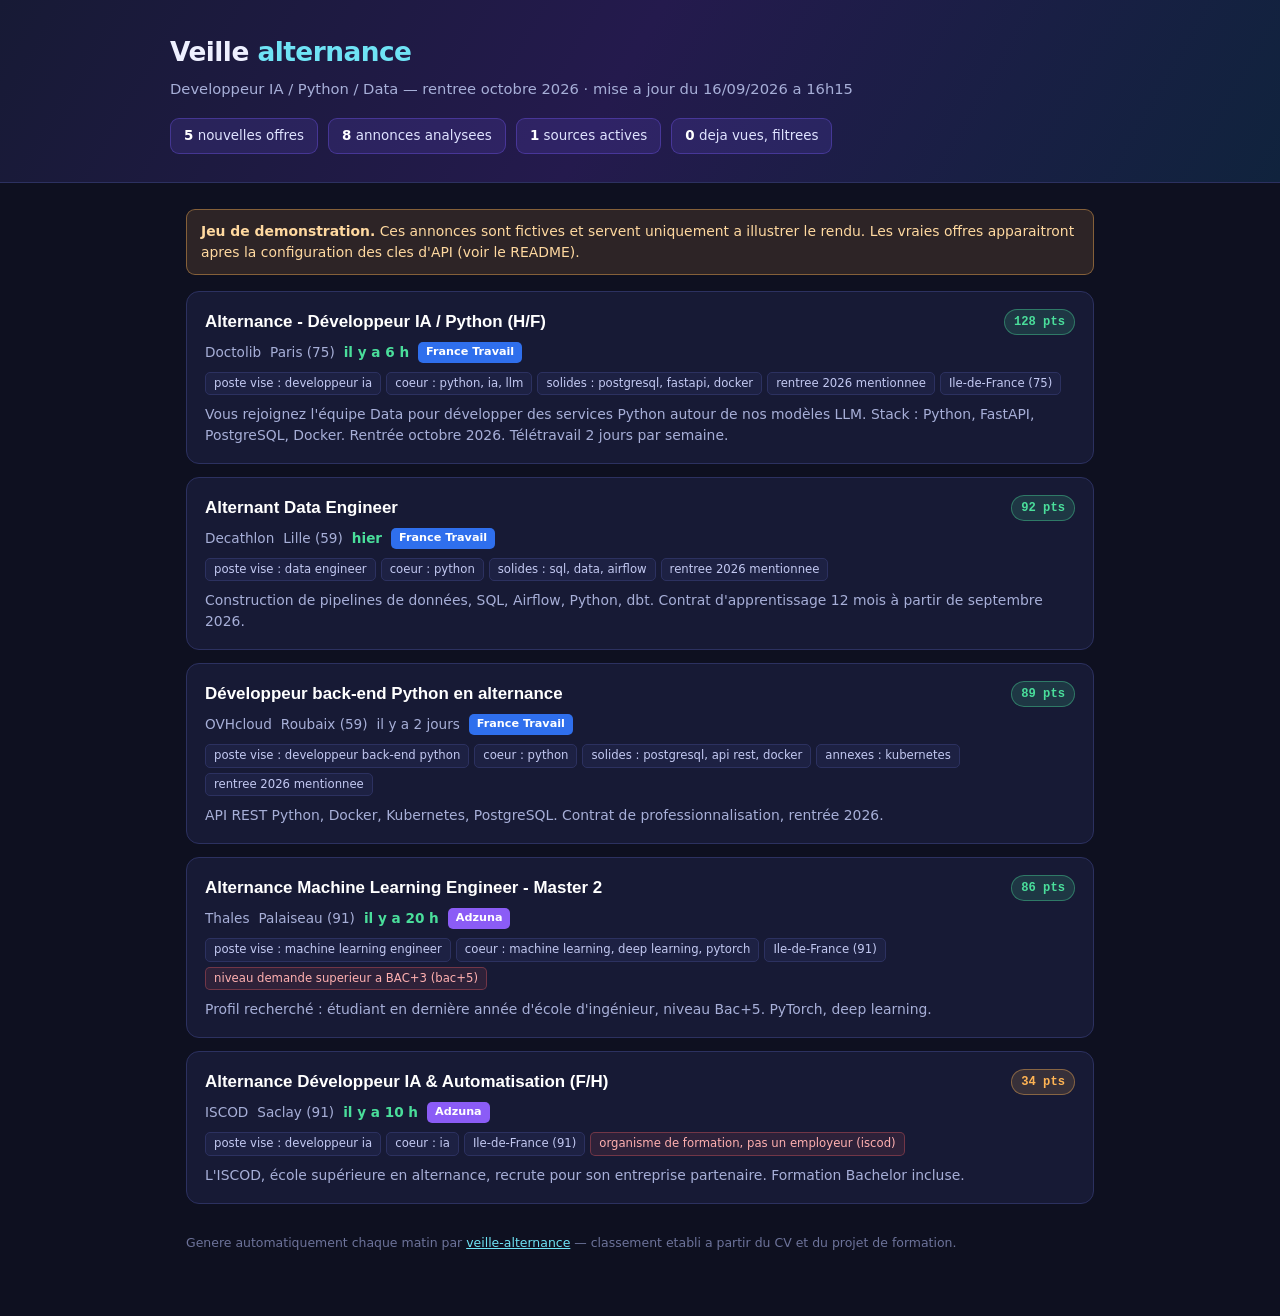
<file: veille-alternance/index.html>
<!DOCTYPE html>
<html lang="fr">
<head>
<meta charset="utf-8">
<meta name="viewport" content="width=device-width,initial-scale=1">
<meta name="robots" content="noindex">
<title>Veille alternance — Anatoli Mikoyan</title>
<style>
:root{--fond:#0e1020;--carte:#171a35;--carte2:#1d2143;--trait:#2c3160;
--texte:#eef0ff;--doux:#a7afd8;--violet:#7c5cff;--cyan:#6fe3f5;--vert:#4ade9b;--orange:#ffb454;}
*{margin:0;padding:0;box-sizing:border-box}
body{font-family:Inter,system-ui,-apple-system,"Segoe UI",sans-serif;background:var(--fond);
color:var(--texte);line-height:1.5;padding:0 0 64px}
.bandeau{background:linear-gradient(120deg,#171a35,#241a4d 48%,#10233d);padding:32px 16px 28px;
border-bottom:1px solid var(--trait)}
.dedans{max-width:940px;margin:0 auto}
h1{font-size:1.65rem;letter-spacing:-.02em;margin-bottom:6px}
h1 span{color:var(--cyan)}
.sous{color:var(--doux);font-size:.92rem}
.chiffres{display:flex;flex-wrap:wrap;gap:10px;margin-top:18px}
.chiffre{background:rgba(124,92,255,.14);border:1px solid rgba(124,92,255,.34);
border-radius:9px;padding:7px 13px;font-size:.84rem;color:#dfe3ff}
.chiffre b{color:#fff}
main{max-width:940px;margin:0 auto;padding:26px 16px 0}
.offre{background:var(--carte);border:1px solid var(--trait);border-radius:13px;
padding:17px 18px;margin-bottom:13px;transition:border-color .16s,transform .16s}
.offre:hover{border-color:var(--violet);transform:translateY(-2px)}
.haut{display:flex;justify-content:space-between;gap:14px;align-items:flex-start;flex-wrap:wrap}
.titre{font-family:"Space Grotesk",Inter,sans-serif;font-size:1.06rem;font-weight:700;
color:#fff;text-decoration:none}
.titre:hover{color:var(--cyan)}
.score{font-family:"JetBrains Mono",ui-monospace,monospace;font-size:.76rem;font-weight:600;
padding:3px 9px;border-radius:999px;background:rgba(74,222,155,.15);
border:1px solid rgba(74,222,155,.4);color:var(--vert);white-space:nowrap;flex:none}
.score.moyen{background:rgba(255,180,84,.14);border-color:rgba(255,180,84,.4);color:var(--orange)}
.meta{color:var(--doux);font-size:.85rem;margin:7px 0 9px;display:flex;flex-wrap:wrap;gap:5px 9px}
.meta .frais{color:var(--vert);font-weight:600}
.puce{font-size:.7rem;padding:2px 8px;border-radius:5px;font-weight:600;color:#fff}
.raisons{display:flex;flex-wrap:wrap;gap:5px;margin-bottom:9px}
.raison{font-size:.73rem;padding:2px 8px;border-radius:5px;background:var(--carte2);
border:1px solid var(--trait);color:#c3c9f2}
.raison.negatif{background:rgba(255,99,99,.1);border-color:rgba(255,99,99,.32);color:#ffb0b0}
.extrait{color:var(--doux);font-size:.87rem}
.vide{text-align:center;padding:54px 20px;color:var(--doux)}
.avertissement{background:rgba(255,180,84,.13);border:1px solid rgba(255,180,84,.42);
color:#ffd9a0;border-radius:9px;padding:11px 14px;margin-bottom:16px;font-size:.87rem}
footer{max-width:940px;margin:30px auto 0;padding:0 16px;color:#6d739a;font-size:.78rem}
a.lien{color:var(--cyan)}
@media(max-width:560px){.haut{flex-direction:column}h1{font-size:1.32rem}}
</style>
</head>
<body>
<header class="bandeau"><div class="dedans">
  <h1>Veille <span>alternance</span></h1>
  <p class="sous">Developpeur IA / Python / Data — rentree octobre 2026 · mise a jour du 16/09/2026 a 16h15</p>
  <div class="chiffres"><div class="chiffre"><b>5</b> nouvelles offres</div><div class="chiffre"><b>8</b> annonces analysees</div><div class="chiffre"><b>1</b> sources actives</div><div class="chiffre"><b>0</b> deja vues, filtrees</div></div>
</div></header>
<main><div class="avertissement"><b>Jeu de demonstration.</b> Ces annonces sont fictives et servent uniquement a illustrer le rendu. Les vraies offres apparaitront apres la configuration des cles d'API (voir le README).</div><article class="offre">
  <div class="haut">
    <a class="titre" href="https://example.org/1" target="_blank" rel="noopener">Alternance - Développeur IA / Python (H/F)</a>
    <span class="score">128 pts</span>
  </div>
  <div class="meta"><span>Doctolib</span><span>Paris (75)</span><span class="frais">il y a 6 h</span><span class="puce" style="background:#2f6fed">France Travail</span></div>
  <div class="raisons"><span class="raison">poste vise : developpeur ia</span><span class="raison">coeur : python, ia, llm</span><span class="raison">solides : postgresql, fastapi, docker</span><span class="raison">rentree 2026 mentionnee</span><span class="raison">Ile-de-France (75)</span></div>
  <p class="extrait">Vous rejoignez l&#x27;équipe Data pour développer des services Python autour de nos modèles LLM. Stack : Python, FastAPI, PostgreSQL, Docker. Rentrée octobre 2026. Télétravail 2 jours par semaine.</p>
</article><article class="offre">
  <div class="haut">
    <a class="titre" href="https://example.org/2" target="_blank" rel="noopener">Alternant Data Engineer</a>
    <span class="score">92 pts</span>
  </div>
  <div class="meta"><span>Decathlon</span><span>Lille (59)</span><span class="frais">hier</span><span class="puce" style="background:#2f6fed">France Travail</span></div>
  <div class="raisons"><span class="raison">poste vise : data engineer</span><span class="raison">coeur : python</span><span class="raison">solides : sql, data, airflow</span><span class="raison">rentree 2026 mentionnee</span></div>
  <p class="extrait">Construction de pipelines de données, SQL, Airflow, Python, dbt. Contrat d&#x27;apprentissage 12 mois à partir de septembre 2026.</p>
</article><article class="offre">
  <div class="haut">
    <a class="titre" href="https://example.org/6" target="_blank" rel="noopener">Développeur back-end Python en alternance</a>
    <span class="score">89 pts</span>
  </div>
  <div class="meta"><span>OVHcloud</span><span>Roubaix (59)</span><span class="">il y a 2 jours</span><span class="puce" style="background:#2f6fed">France Travail</span></div>
  <div class="raisons"><span class="raison">poste vise : developpeur back-end python</span><span class="raison">coeur : python</span><span class="raison">solides : postgresql, api rest, docker</span><span class="raison">annexes : kubernetes</span><span class="raison">rentree 2026 mentionnee</span></div>
  <p class="extrait">API REST Python, Docker, Kubernetes, PostgreSQL. Contrat de professionnalisation, rentrée 2026.</p>
</article><article class="offre">
  <div class="haut">
    <a class="titre" href="https://example.org/4" target="_blank" rel="noopener">Alternance Machine Learning Engineer - Master 2</a>
    <span class="score">86 pts</span>
  </div>
  <div class="meta"><span>Thales</span><span>Palaiseau (91)</span><span class="frais">il y a 20 h</span><span class="puce" style="background:#8b5cf6">Adzuna</span></div>
  <div class="raisons"><span class="raison">poste vise : machine learning engineer</span><span class="raison">coeur : machine learning, deep learning, pytorch</span><span class="raison">Ile-de-France (91)</span><span class="raison negatif">niveau demande superieur a BAC+3 (bac+5)</span></div>
  <p class="extrait">Profil recherché : étudiant en dernière année d&#x27;école d&#x27;ingénieur, niveau Bac+5. PyTorch, deep learning.</p>
</article><article class="offre">
  <div class="haut">
    <a class="titre" href="https://example.org/3" target="_blank" rel="noopener">Alternance Développeur IA &amp; Automatisation (F/H)</a>
    <span class="score moyen">34 pts</span>
  </div>
  <div class="meta"><span>ISCOD</span><span>Saclay (91)</span><span class="frais">il y a 10 h</span><span class="puce" style="background:#8b5cf6">Adzuna</span></div>
  <div class="raisons"><span class="raison">poste vise : developpeur ia</span><span class="raison">coeur : ia</span><span class="raison">Ile-de-France (91)</span><span class="raison negatif">organisme de formation, pas un employeur (iscod)</span></div>
  <p class="extrait">L&#x27;ISCOD, école supérieure en alternance, recrute pour son entreprise partenaire. Formation Bachelor incluse.</p>
</article></main>
<footer>
  <p>Genere automatiquement chaque matin par
  <a class="lien" href="https://github.com/Anatoli-Mikoyan/Portfolio-Anatoli-Mikoyan/tree/main/veille-alternance">veille-alternance</a>
  — classement etabli a partir du CV et du projet de formation.</p>
</footer>
</body>
</html>
</file>
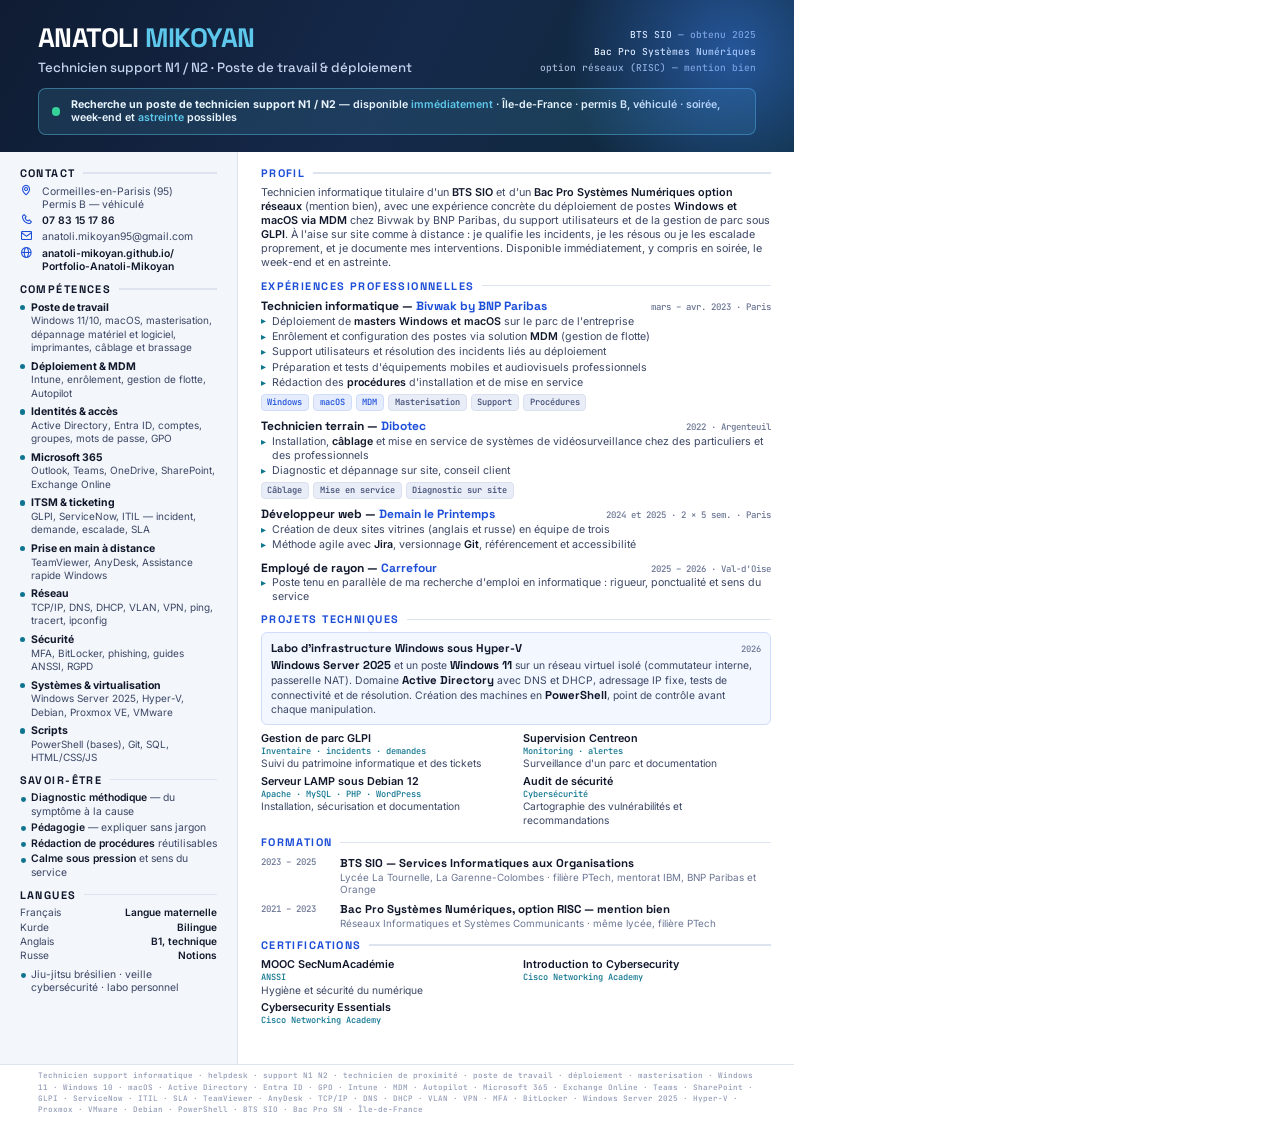
<file: cv/cv.html>
<!doctype html>
<html lang="fr">
  <head>
    <meta charset="utf-8" />
    <title>CV — Anatoli Mikoyan — Technicien support informatique N1/N2</title>
    <link rel="stylesheet" href="../assets/boxicons/css/boxicons.min.css" />
    <style>
      @font-face { font-family: "Inter"; font-weight: 400; src: url("../assets/fonts/inter-latin-400-normal.woff2") format("woff2"); }
      @font-face { font-family: "Inter"; font-weight: 500; src: url("../assets/fonts/inter-latin-500-normal.woff2") format("woff2"); }
      @font-face { font-family: "Inter"; font-weight: 600; src: url("../assets/fonts/inter-latin-600-normal.woff2") format("woff2"); }
      @font-face { font-family: "Inter"; font-weight: 700; src: url("../assets/fonts/inter-latin-700-normal.woff2") format("woff2"); }
      @font-face { font-family: "Space Grotesk"; font-weight: 500; src: url("../assets/fonts/space-grotesk-latin-500-normal.woff2") format("woff2"); }
      @font-face { font-family: "Space Grotesk"; font-weight: 700; src: url("../assets/fonts/space-grotesk-latin-700-normal.woff2") format("woff2"); }
      @font-face { font-family: "JetBrains Mono"; font-weight: 500; src: url("../assets/fonts/jetbrains-mono-latin-500-normal.woff2") format("woff2"); }

      :root {
        --ink: #11182b;
        --ink-2: #3c4765;
        --ink-3: #6b7694;
        --blue: #1d4ed8;
        --cyan: #0e7490;
        --rule: #dde3ef;
        --side-bg: #f3f6fb;
      }

      * { margin: 0; padding: 0; box-sizing: border-box; }
      @page { size: A4; margin: 0; }

      html, body { width: 210mm; }
      body {
        font-family: "Inter", sans-serif;
        color: var(--ink);
        font-size: 8.1pt;
        line-height: 1.3;
        -webkit-print-color-adjust: exact;
        print-color-adjust: exact;
      }
      .page { width: 210mm; min-height: 297mm; display: flex; flex-direction: column; }

      /* ============================================================ entête */
      .head {
        padding: 6.5mm 10mm 4.5mm;
        background: linear-gradient(118deg, #0f1c33 0%, #15294a 50%, #0d2a38 100%);
        color: #fff; position: relative; overflow: hidden;
      }
      .head::after {
        content: ""; position: absolute; right: -30mm; top: -32mm;
        width: 92mm; height: 92mm; border-radius: 50%;
        background: radial-gradient(circle, rgba(59,130,246,.5), transparent 68%);
      }
      .head-row { display: flex; align-items: flex-end; justify-content: space-between; gap: 8mm; position: relative; }
      h1 { font-family: "Space Grotesk", sans-serif; font-size: 20pt; font-weight: 700; letter-spacing: -.02em; line-height: 1; }
      h1 span { color: #5ec8ec; }
      .role { font-family: "Space Grotesk", sans-serif; font-size: 10pt; font-weight: 500; color: #c6d4ee; margin-top: 2mm; }
      .head-meta {
        text-align: right; font-family: "JetBrains Mono", monospace;
        font-size: 7.2pt; color: #a3b6d6; line-height: 1.7; white-space: nowrap;
      }
      .head-meta b { color: #fff; font-weight: 500; }

      .target {
        margin-top: 3.2mm; position: relative; display: flex; align-items: center; gap: 3mm;
        padding: 2.2mm 3.4mm; border-radius: 2mm;
        background: rgba(94, 200, 236, .13); border: .35mm solid rgba(94, 200, 236, .42);
        font-size: 8pt; font-weight: 600; color: #e9f5fd;
      }
      .target .dot { width: 2.2mm; height: 2.2mm; border-radius: 50%; background: #34d399; flex: none; }
      .target em { font-style: normal; color: #5ec8ec; }

      /* ============================================================= corps */
      .body { display: flex; flex: 1; }
      aside {
        width: 63mm; flex: none; background: var(--side-bg);
        padding: 3.8mm 5.2mm 2mm; border-right: .35mm solid var(--rule);
      }
      main { flex: 1; padding: 3.8mm 6mm 2mm; min-width: 0; }

      h2 {
        font-family: "Space Grotesk", sans-serif; font-size: 8.2pt; font-weight: 700;
        letter-spacing: .13em; text-transform: uppercase; color: var(--blue);
        display: flex; align-items: center; gap: 2mm; margin-bottom: 1.6mm;
      }
      h2::after { content: ""; flex: 1; height: .35mm; background: var(--rule); }
      aside h2 { color: var(--ink); margin-bottom: 1.2mm; }
      section + section { margin-top: 2.2mm; }

      /* ------------------------------------------------------- contact */
      .contact li {
        list-style: none; display: flex; gap: 2mm; align-items: flex-start;
        margin-bottom: .7mm; font-size: 7.8pt; color: var(--ink-2); word-break: break-word;
      }
      .contact i { color: var(--blue); font-size: 9.5pt; flex: none; width: 3.8mm; }
      .contact b { color: var(--ink); font-weight: 600; }

      /* --------------------------------- blocs de compétences (sidebar) */
      .kb { margin-bottom: 1.4mm; }
      .kb dt {
        font-size: 7.9pt; font-weight: 700; color: var(--ink);
        display: flex; align-items: center; gap: 1.6mm;
      }
      .kb dt::before {
        content: ""; width: 1.4mm; height: 1.4mm; border-radius: 50%;
        background: var(--cyan); flex: none;
      }
      .kb dd { font-size: 7.5pt; color: var(--ink-2); padding-left: 3mm; line-height: 1.33; }

      /* -------------------------------------------- listes à puces sidebar */
      .bullets li {
        list-style: none; position: relative; padding-left: 3mm;
        font-size: 7.8pt; color: var(--ink-2); margin-bottom: .6mm;
      }
      .bullets li::before {
        content: ""; position: absolute; left: .3mm; top: 1.5mm;
        width: 1.3mm; height: 1.3mm; border-radius: 50%; background: var(--cyan);
      }
      .bullets b { color: var(--ink); font-weight: 600; }

      .langs { display: grid; gap: .3mm; }
      .langs div { display: flex; justify-content: space-between; gap: 2mm; font-size: 7.6pt; color: var(--ink-2); }
      .langs b { color: var(--ink); font-weight: 600; }

      /* ------------------------------------------------------ expériences */
      .job { margin-bottom: 2.2mm; }
      .job:last-child { margin-bottom: 0; }
      .job-top { display: flex; justify-content: space-between; align-items: baseline; gap: 3mm; }
      .job-title { font-family: "Space Grotesk", sans-serif; font-size: 9pt; font-weight: 700; color: var(--ink); }
      .job-title span { color: var(--blue); }
      .job-when { font-family: "JetBrains Mono", monospace; font-size: 6.8pt; color: var(--ink-3); white-space: nowrap; }
      .job-sub { font-size: 7.6pt; color: var(--ink-3); margin-bottom: .9mm; }
      .job ul li {
        list-style: none; position: relative; padding-left: 3mm;
        font-size: 8pt; color: var(--ink-2); margin-bottom: .4mm;
      }
      .job ul li::before { content: "▸"; position: absolute; left: 0; top: -.1mm; color: var(--cyan); font-size: 7.4pt; }
      .job ul b, .profil b { color: var(--ink); font-weight: 600; }

      .stack-line { margin-top: 1.1mm; display: flex; flex-wrap: wrap; gap: 1.1mm; }
      .tag {
        font-family: "JetBrains Mono", monospace; font-size: 6.5pt; padding: .5mm 1.5mm;
        border-radius: 1mm; background: #e9edf7; color: #3d4a73; border: .3mm solid #dae0ee;
      }
      .tag.hi { background: #e4ecfd; color: var(--blue); border-color: #cfdcfa; }

      .profil { font-size: 8.1pt; color: var(--ink-2); }

      /* ---------------------------------------------- projet mis en avant */
      .flag {
        border: .35mm solid #cfdcfa; background: #f3f7ff; border-radius: 1.6mm;
        padding: 2mm 2.4mm; margin-bottom: 1.8mm;
      }
      .flag-top { display: flex; justify-content: space-between; align-items: baseline; gap: 3mm; }
      .flag b { font-family: "Space Grotesk", sans-serif; font-size: 8.6pt; color: var(--ink); }
      .flag .when { font-family: "JetBrains Mono", monospace; font-size: 6.6pt; color: var(--ink-3); }
      .flag p { font-size: 7.8pt; color: var(--ink-2); margin-top: .6mm; }

      .mini { display: grid; grid-template-columns: 1fr 1fr; gap: 1.2mm 4mm; }
      .mini div { font-size: 7.7pt; color: var(--ink-2); }
      .mini b { display: block; color: var(--ink); font-weight: 600; font-size: 8.1pt; }
      .mini em { display: block; font-style: normal; font-family: "JetBrains Mono", monospace; font-size: 6.5pt; color: var(--cyan); }

      /* --------------------------------------------------------- formation */
      .edu { display: flex; gap: 3mm; margin-bottom: 1.5mm; }
      .edu:last-child { margin-bottom: 0; }
      .edu-when { font-family: "JetBrains Mono", monospace; font-size: 6.8pt; color: var(--ink-3); width: 18mm; flex: none; padding-top: .5mm; }
      .edu b { font-family: "Space Grotesk", sans-serif; font-size: 8.6pt; color: var(--ink); }
      .edu span { display: block; font-size: 7.4pt; color: var(--ink-3); }

      /* ------------------------------------------------------- pied de page */
      .ats {
        margin-top: auto; padding: 1.5mm 10mm 1.8mm; border-top: .35mm solid var(--rule);
        font-family: "JetBrains Mono", monospace; font-size: 5.7pt; color: #949db8; line-height: 1.5;
      }
    </style>
  </head>

  <body>
    <div class="page">
      <header class="head">
        <div class="head-row">
          <div>
            <h1>ANATOLI <span>MIKOYAN</span></h1>
            <div class="role">Technicien support N1 / N2 · Poste de travail &amp; déploiement</div>
          </div>
          <div class="head-meta">
            <b>BTS SIO</b> — obtenu 2025<br />
            <b>Bac Pro Systèmes Numériques</b><br />
            option réseaux (RISC) — mention bien
          </div>
        </div>

        <div class="target">
          <span class="dot"></span>
          <span>
            <b>Recherche un poste de technicien support N1 / N2</b> — disponible
            <em>immédiatement</em> · Île-de-France · permis B, véhiculé · soirée, week-end et
            <em>astreinte</em> possibles
          </span>
        </div>
      </header>

      <div class="body">
        <!-- ======================================================== ASIDE -->
        <aside>
          <section>
            <h2>Contact</h2>
            <ul class="contact">
              <li><i class="bx bx-map"></i><span>Cormeilles-en-Parisis (95)<br />Permis B — véhiculé</span></li>
              <li><i class="bx bx-phone"></i><span><b>07 83 15 17 86</b></span></li>
              <li><i class="bx bx-envelope"></i><span>anatoli.mikoyan95@gmail.com</span></li>
              <li>
                <i class="bx bx-globe"></i>
                <span><b>anatoli-mikoyan.github.io/<br />Portfolio-Anatoli-Mikoyan</b></span>
              </li>
            </ul>
          </section>

          <section>
            <h2>Compétences</h2>
            <dl>
              <div class="kb">
                <dt>Poste de travail</dt>
                <dd>Windows 11/10, macOS, masterisation, dépannage matériel et logiciel, imprimantes, câblage et brassage</dd>
              </div>
              <div class="kb">
                <dt>Déploiement &amp; MDM</dt>
                <dd>Intune, enrôlement, gestion de flotte, Autopilot</dd>
              </div>
              <div class="kb">
                <dt>Identités &amp; accès</dt>
                <dd>Active Directory, Entra ID, comptes, groupes, mots de passe, GPO</dd>
              </div>
              <div class="kb">
                <dt>Microsoft 365</dt>
                <dd>Outlook, Teams, OneDrive, SharePoint, Exchange Online</dd>
              </div>
              <div class="kb">
                <dt>ITSM &amp; ticketing</dt>
                <dd>GLPI, ServiceNow, ITIL — incident, demande, escalade, SLA</dd>
              </div>
              <div class="kb">
                <dt>Prise en main à distance</dt>
                <dd>TeamViewer, AnyDesk, Assistance rapide Windows</dd>
              </div>
              <div class="kb">
                <dt>Réseau</dt>
                <dd>TCP/IP, DNS, DHCP, VLAN, VPN, ping, tracert, ipconfig</dd>
              </div>
              <div class="kb">
                <dt>Sécurité</dt>
                <dd>MFA, BitLocker, phishing, guides ANSSI, RGPD</dd>
              </div>
              <div class="kb">
                <dt>Systèmes &amp; virtualisation</dt>
                <dd>Windows Server 2025, Hyper-V, Debian, Proxmox VE, VMware</dd>
              </div>
              <div class="kb">
                <dt>Scripts</dt>
                <dd>PowerShell (bases), Git, SQL, HTML/CSS/JS</dd>
              </div>
            </dl>
          </section>

          <section>
            <h2>Savoir-être</h2>
            <ul class="bullets">
              <li><b>Diagnostic méthodique</b> — du symptôme à la cause</li>
              <li><b>Pédagogie</b> — expliquer sans jargon</li>
              <li><b>Rédaction de procédures</b> réutilisables</li>
              <li><b>Calme sous pression</b> et sens du service</li>
            </ul>
          </section>

          <section>
            <h2>Langues</h2>
            <div class="langs">
              <div><span>Français</span><b>Langue maternelle</b></div>
              <div><span>Kurde</span><b>Bilingue</b></div>
              <div><span>Anglais</span><b>B1, technique</b></div>
              <div><span>Russe</span><b>Notions</b></div>
            </div>
            <ul class="bullets" style="margin-top: 1.4mm">
              <li>Jiu-jitsu brésilien · veille cybersécurité · labo personnel</li>
            </ul>
          </section>

        </aside>

        <!-- ========================================================= MAIN -->
        <main>
          <section>
            <h2>Profil</h2>
            <p class="profil">
              Technicien informatique titulaire d'un <b>BTS SIO</b> et d'un <b>Bac Pro Systèmes Numériques
              option réseaux</b> (mention bien), avec une expérience concrète du déploiement de postes
              <b>Windows et macOS via MDM</b> chez Bivwak by BNP Paribas, du support utilisateurs et de la
              gestion de parc sous <b>GLPI</b>. À l'aise sur site comme à distance : je qualifie les
              incidents, je les résous ou je les escalade proprement, et je documente mes interventions.
              Disponible immédiatement, y compris en soirée, le week-end et en astreinte.
            </p>
          </section>

          <section>
            <h2>Expériences professionnelles</h2>

            <article class="job">
              <div class="job-top">
                <div class="job-title">Technicien informatique — <span>Bivwak by BNP Paribas</span></div>
                <div class="job-when">mars – avr. 2023 · Paris</div>
              </div>
              <ul>
                <li>Déploiement de <b>masters Windows et macOS</b> sur le parc de l'entreprise</li>
                <li>Enrôlement et configuration des postes via solution <b>MDM</b> (gestion de flotte)</li>
                <li>Support utilisateurs et résolution des incidents liés au déploiement</li>
                <li>Préparation et tests d'équipements mobiles et audiovisuels professionnels</li>
                <li>Rédaction des <b>procédures</b> d'installation et de mise en service</li>
              </ul>
              <div class="stack-line">
                <span class="tag hi">Windows</span><span class="tag hi">macOS</span
                ><span class="tag hi">MDM</span><span class="tag">Masterisation</span
                ><span class="tag">Support</span><span class="tag">Procédures</span>
              </div>
            </article>

            <article class="job">
              <div class="job-top">
                <div class="job-title">Technicien terrain — <span>Dibotec</span></div>
                <div class="job-when">2022 · Argenteuil</div>
              </div>
              <ul>
                <li>
                  Installation, <b>câblage</b> et mise en service de systèmes de vidéosurveillance chez des
                  particuliers et des professionnels
                </li>
                <li>Diagnostic et dépannage sur site, conseil client</li>
              </ul>
              <div class="stack-line">
                <span class="tag">Câblage</span><span class="tag">Mise en service</span
                ><span class="tag">Diagnostic sur site</span>
              </div>
            </article>

            <article class="job">
              <div class="job-top">
                <div class="job-title">Développeur web — <span>Demain le Printemps</span></div>
                <div class="job-when">2024 et 2025 · 2 × 5 sem. · Paris</div>
              </div>
              <ul>
                <li>Création de deux sites vitrines (anglais et russe) en équipe de trois</li>
                <li>Méthode agile avec <b>Jira</b>, versionnage <b>Git</b>, référencement et accessibilité</li>
              </ul>
            </article>

            <article class="job">
              <div class="job-top">
                <div class="job-title">Employé de rayon — <span>Carrefour</span></div>
                <div class="job-when">2025 – 2026 · Val-d'Oise</div>
              </div>
              <ul>
                <li>
                  Poste tenu en parallèle de ma recherche d'emploi en informatique : rigueur, ponctualité et
                  sens du service
                </li>
              </ul>
            </article>
          </section>

          <section>
            <h2>Projets techniques</h2>

            <div class="flag">
              <div class="flag-top">
                <b>Labo d'infrastructure Windows sous Hyper-V</b>
                <span class="when">2026</span>
              </div>
              <p>
                <b>Windows Server 2025</b> et un poste <b>Windows 11</b> sur un réseau virtuel isolé
                (commutateur interne, passerelle NAT). Domaine <b>Active Directory</b> avec DNS et DHCP,
                adressage IP fixe, tests de connectivité et de résolution. Création des machines en
                <b>PowerShell</b>, point de contrôle avant chaque manipulation.
              </p>
            </div>

            <div class="mini">
              <div>
                <b>Gestion de parc GLPI</b>
                <em>Inventaire · incidents · demandes</em>
                Suivi du patrimoine informatique et des tickets
              </div>
              <div>
                <b>Supervision Centreon</b>
                <em>Monitoring · alertes</em>
                Surveillance d'un parc et documentation
              </div>
              <div>
                <b>Serveur LAMP sous Debian 12</b>
                <em>Apache · MySQL · PHP · WordPress</em>
                Installation, sécurisation et documentation
              </div>
              <div>
                <b>Audit de sécurité</b>
                <em>Cybersécurité</em>
                Cartographie des vulnérabilités et recommandations
              </div>
            </div>
          </section>

          <section>
            <h2>Formation</h2>
            <div class="edu">
              <div class="edu-when">2023 – 2025</div>
              <div>
                <b>BTS SIO — Services Informatiques aux Organisations</b>
                <span>
                  Lycée La Tournelle, La Garenne-Colombes · filière PTech, mentorat IBM, BNP Paribas et Orange
                </span>
              </div>
            </div>
            <div class="edu">
              <div class="edu-when">2021 – 2023</div>
              <div>
                <b>Bac Pro Systèmes Numériques, option RISC — mention bien</b>
                <span>
                  Réseaux Informatiques et Systèmes Communicants · même lycée, filière PTech
                </span>
              </div>
            </div>
          </section>

          <section>
            <h2>Certifications</h2>
            <div class="mini">
              <div><b>MOOC SecNumAcadémie</b><em>ANSSI</em>Hygiène et sécurité du numérique</div>
              <div><b>Introduction to Cybersecurity</b><em>Cisco Networking Academy</em></div>
              <div><b>Cybersecurity Essentials</b><em>Cisco Networking Academy</em></div>
            </div>
          </section>
        </main>
      </div>

      <div class="ats">
        Technicien support informatique · helpdesk · support N1 N2 · technicien de proximité · poste de
        travail · déploiement · masterisation · Windows 11 · Windows 10 · macOS · Active Directory · Entra ID ·
        GPO · Intune · MDM · Autopilot · Microsoft 365 · Exchange Online · Teams · SharePoint · GLPI ·
        ServiceNow · ITIL · SLA · TeamViewer · AnyDesk · TCP/IP · DNS · DHCP · VLAN · VPN · MFA · BitLocker ·
        Windows Server 2025 · Hyper-V · Proxmox · VMware · Debian · PowerShell · BTS SIO · Bac Pro SN ·
        Île-de-France
      </div>
    </div>
  </body>
</html>
</file>
<file: style.css>
/* ==========================================================================
   Portfolio — Anatoli Mikoyan · Technicien support informatique N1/N2
   Design system "Atlas" : bleu infrastructure sur fond ardoise.
   Sombre par défaut, thème clair complet.
   ========================================================================== */

/* ------------------------------------------------------------ 0. Typographie
   Polices auto-hébergées (sous-ensemble latin) : aucune dépendance externe. */
@font-face { font-family: "Inter"; font-style: normal; font-weight: 400; font-display: swap;
  src: url("assets/fonts/inter-latin-400-normal.woff2") format("woff2"); }
@font-face { font-family: "Inter"; font-style: normal; font-weight: 500; font-display: swap;
  src: url("assets/fonts/inter-latin-500-normal.woff2") format("woff2"); }
@font-face { font-family: "Inter"; font-style: normal; font-weight: 600; font-display: swap;
  src: url("assets/fonts/inter-latin-600-normal.woff2") format("woff2"); }
@font-face { font-family: "Inter"; font-style: normal; font-weight: 700; font-display: swap;
  src: url("assets/fonts/inter-latin-700-normal.woff2") format("woff2"); }
@font-face { font-family: "Space Grotesk"; font-style: normal; font-weight: 500; font-display: swap;
  src: url("assets/fonts/space-grotesk-latin-500-normal.woff2") format("woff2"); }
@font-face { font-family: "Space Grotesk"; font-style: normal; font-weight: 600; font-display: swap;
  src: url("assets/fonts/space-grotesk-latin-600-normal.woff2") format("woff2"); }
@font-face { font-family: "Space Grotesk"; font-style: normal; font-weight: 700; font-display: swap;
  src: url("assets/fonts/space-grotesk-latin-700-normal.woff2") format("woff2"); }
@font-face { font-family: "JetBrains Mono"; font-style: normal; font-weight: 400; font-display: swap;
  src: url("assets/fonts/jetbrains-mono-latin-400-normal.woff2") format("woff2"); }
@font-face { font-family: "JetBrains Mono"; font-style: normal; font-weight: 500; font-display: swap;
  src: url("assets/fonts/jetbrains-mono-latin-500-normal.woff2") format("woff2"); }

/* --------------------------------------------------------------- 1. Tokens */
:root {
  --font-display: "Space Grotesk", "Segoe UI", sans-serif;
  --font-body: "Inter", "Segoe UI", sans-serif;
  --font-mono: "JetBrains Mono", ui-monospace, monospace;

  --blue: #3b82f6;
  --cyan: #06b6d4;
  --amber: #f59e0b;
  --green: #34d399;
  --violet: #8b5cf6;

  --grad: linear-gradient(115deg, var(--blue), var(--cyan));
  --grad-warm: linear-gradient(115deg, var(--cyan), var(--amber));

  --radius: 18px;
  --radius-sm: 12px;

  --maxw: 1200px;
  --gutter: clamp(1.15rem, 4vw, 3rem);
  --section-y: clamp(4rem, 8vw, 7rem);

  --ease: cubic-bezier(0.22, 1, 0.36, 1);
  --nav-h: 70px;
}

/* Thème sombre (défaut) */
:root,
:root[data-theme="dark"] {
  --bg: #0a0f1c;
  --bg-2: #0e1526;
  --surface: rgba(255, 255, 255, 0.045);
  --surface-2: rgba(255, 255, 255, 0.075);
  --line: rgba(255, 255, 255, 0.1);
  --line-strong: rgba(255, 255, 255, 0.2);
  --text: #e8eeff;
  --text-2: #a3b0cf;
  --text-3: #7382a5;
  --nav-bg: rgba(10, 15, 28, 0.78);
  --track: rgba(255, 255, 255, 0.1);
  --shadow: 0 22px 54px -22px rgba(0, 0, 0, 0.9);
  --glow-op: 0.34;
  --img-shade: 0.16;
  color-scheme: dark;
}

/* Thème clair */
:root[data-theme="light"] {
  --blue: #2563eb;
  --cyan: #0e7490;
  --amber: #b45309;
  --green: #047857;
  --violet: #6d28d9;

  --bg: #f4f6fb;
  --bg-2: #ffffff;
  --surface: rgba(255, 255, 255, 0.92);
  --surface-2: rgba(243, 246, 252, 0.95);
  --line: rgba(13, 20, 38, 0.13);
  --line-strong: rgba(13, 20, 38, 0.26);
  --text: #0d1426;
  --text-2: #47546f;
  --text-3: #6b7793;
  --nav-bg: rgba(255, 255, 255, 0.86);
  --track: rgba(13, 20, 38, 0.12);
  --shadow: 0 20px 44px -22px rgba(20, 32, 70, 0.3);
  --glow-op: 0.1;
  --img-shade: 0.04;
  color-scheme: light;
}

:root[data-theme="light"] .aurora span { filter: blur(130px); }
:root[data-theme="light"] .grid-overlay { opacity: 0.9; }

/* --------------------------------------------------------------- 2. Reset */
*, *::before, *::after { margin: 0; padding: 0; box-sizing: border-box; }

html {
  scroll-behavior: smooth;
  scroll-padding-top: calc(var(--nav-h) + 16px);
  -webkit-text-size-adjust: 100%;
  /* `clip` et non `hidden` : rogne les décors débordants sans créer de
     conteneur de défilement, donc `position: sticky` continue de marcher. */
  overflow-x: clip;
}

body {
  font-family: var(--font-body);
  background: var(--bg);
  color: var(--text);
  line-height: 1.65;
  overflow-x: hidden;
  transition: background 0.4s var(--ease), color 0.4s var(--ease);
}

img, svg {
  display: block;
  max-width: 100%;
  /* sinon les attributs width/height figent la hauteur et cassent le ratio */
  height: auto;
}
a { color: inherit; text-decoration: none; }
button, input, textarea { font: inherit; color: inherit; }
ul { list-style: none; }

::selection { background: var(--blue); color: #fff; }

::-webkit-scrollbar { width: 10px; }
::-webkit-scrollbar-track { background: var(--bg); }
::-webkit-scrollbar-thumb { background: var(--grad); border-radius: 99px; border: 3px solid var(--bg); }

:focus-visible { outline: 2px solid var(--cyan); outline-offset: 3px; border-radius: 6px; }

/* ------------------------------------------------------- 3. Décor de fond */
.aurora { position: fixed; inset: 0; z-index: -2; overflow: hidden; pointer-events: none; }
.aurora span {
  position: absolute; display: block; border-radius: 50%;
  filter: blur(100px); opacity: var(--glow-op); will-change: transform;
}
.aurora span:nth-child(1) {
  width: 44vw; height: 44vw; background: var(--blue);
  top: -12vw; left: -8vw; animation: float1 24s var(--ease) infinite alternate;
}
.aurora span:nth-child(2) {
  width: 36vw; height: 36vw; background: var(--cyan);
  top: 26vh; right: -10vw; animation: float2 28s var(--ease) infinite alternate;
}
.aurora span:nth-child(3) {
  /* violet plutôt qu'ambre : sur un fond marine, l'ambre vire au brun */
  width: 38vw; height: 38vw; background: var(--violet);
  bottom: -14vw; left: 30vw; animation: float3 32s var(--ease) infinite alternate;
}
@keyframes float1 { to { transform: translate3d(10vw, 10vh, 0) scale(1.12); } }
@keyframes float2 { to { transform: translate3d(-12vw, 14vh, 0) scale(0.92); } }
@keyframes float3 { to { transform: translate3d(8vw, -12vh, 0) scale(1.08); } }

.grid-overlay {
  position: fixed; inset: 0; z-index: -1; pointer-events: none;
  background-image: linear-gradient(var(--line) 1px, transparent 1px),
    linear-gradient(90deg, var(--line) 1px, transparent 1px);
  background-size: 64px 64px;
  -webkit-mask-image: radial-gradient(ellipse 90% 60% at 50% 0%, #000 20%, transparent 75%);
  mask-image: radial-gradient(ellipse 90% 60% at 50% 0%, #000 20%, transparent 75%);
  opacity: 0.6;
}

/* --------------------------------------------------- 4. Mise en page de base */
.wrap { width: min(100% - var(--gutter) * 2, var(--maxw)); margin-inline: auto; }
section { padding-block: var(--section-y); position: relative; }

.section-head { max-width: 760px; margin-bottom: clamp(2rem, 4.5vw, 3.2rem); }
.section-head.center { margin-inline: auto; text-align: center; }

.eyebrow {
  display: inline-flex; align-items: center; gap: 0.55rem;
  font-family: var(--font-mono); font-size: 0.72rem; letter-spacing: 0.16em;
  text-transform: uppercase; color: var(--cyan);
  border: 1px solid var(--line); background: var(--surface);
  padding: 0.38rem 0.85rem; border-radius: 99px; margin-bottom: 1rem;
}
.eyebrow i { font-size: 0.95rem; }

h1, h2, h3, h4 {
  font-family: var(--font-display); line-height: 1.13;
  letter-spacing: -0.025em; font-weight: 700;
}

.section-title { font-size: clamp(1.8rem, 4.3vw, 2.9rem); }
.grad {
  background: var(--grad); -webkit-background-clip: text;
  background-clip: text; color: transparent;
}

.section-sub {
  color: var(--text-2); font-size: clamp(0.98rem, 1.5vw, 1.06rem);
  margin-top: 0.9rem; max-width: 64ch;
}
.section-head.center .section-sub { margin-inline: auto; }

/* ------------------------------------------------------------ 5. Composants */
.btn {
  display: inline-flex; align-items: center; gap: 0.6rem;
  padding: 0.82rem 1.5rem; border-radius: 12px;
  border: 1px solid var(--line-strong); background: var(--surface);
  color: var(--text); font-weight: 600; font-size: 0.94rem;
  cursor: pointer; position: relative; overflow: hidden;
  transition: transform 0.3s var(--ease), border-color 0.3s, box-shadow 0.3s;
  -webkit-backdrop-filter: blur(12px); backdrop-filter: blur(12px);
}
.btn:hover {
  transform: translateY(-2px); border-color: var(--cyan);
  box-shadow: 0 12px 28px -14px rgba(6, 182, 212, 0.6);
}
.btn i { font-size: 1.1rem; }

.btn-primary {
  border: none; background: var(--grad); color: #04111f;
  font-weight: 700; box-shadow: 0 12px 30px -14px rgba(59, 130, 246, 0.95);
}
.btn-primary:hover { box-shadow: 0 16px 38px -14px rgba(59, 130, 246, 1); }
.btn-primary::after {
  content: ""; position: absolute; inset: 0;
  background: linear-gradient(115deg, transparent 30%, rgba(255, 255, 255, 0.5), transparent 70%);
  transform: translateX(-120%); transition: transform 0.7s var(--ease);
}
.btn-primary:hover::after { transform: translateX(120%); }

.chip {
  display: inline-flex; align-items: center; gap: 0.38rem;
  padding: 0.3rem 0.7rem; font-size: 0.78rem; font-weight: 500;
  font-family: var(--font-mono); border-radius: 7px;
  border: 1px solid var(--line); background: var(--surface);
  color: var(--text-2); white-space: nowrap;
}
.chip-row { display: flex; flex-wrap: wrap; gap: 0.4rem; }

.card {
  position: relative; background: var(--surface);
  border: 1px solid var(--line); border-radius: var(--radius);
  -webkit-backdrop-filter: blur(14px); backdrop-filter: blur(14px);
  overflow: hidden;
  transition: transform 0.4s var(--ease), border-color 0.4s, box-shadow 0.4s;
}
.card::before {
  content: ""; position: absolute; inset: 0; opacity: 0;
  transition: opacity 0.4s; pointer-events: none;
  background: radial-gradient(340px circle at var(--mx, 50%) var(--my, 50%),
    color-mix(in srgb, var(--blue) 20%, transparent), transparent 65%);
}
.card:hover { transform: translateY(-5px); border-color: var(--line-strong); box-shadow: var(--shadow); }
.card:hover::before { opacity: 1; }

/* pastilles d'icône colorées */
.ico-box {
  width: 44px; height: 44px; border-radius: 12px; display: grid;
  place-items: center; font-size: 1.35rem; flex: none; border: 1px solid var(--line);
}
.i-blue { color: var(--blue); background: color-mix(in srgb, var(--blue) 14%, transparent); }
.i-cyan { color: var(--cyan); background: color-mix(in srgb, var(--cyan) 14%, transparent); }
.i-amber { color: var(--amber); background: color-mix(in srgb, var(--amber) 15%, transparent); }
.i-green { color: var(--green); background: color-mix(in srgb, var(--green) 14%, transparent); }
.i-violet { color: var(--violet); background: color-mix(in srgb, var(--violet) 15%, transparent); }

/* ----------------------------------------------- 6. Barre de progression */
.scroll-progress {
  position: fixed; top: 0; left: 0; height: 3px; width: 100%;
  transform: scaleX(0); transform-origin: 0 50%;
  background: var(--grad); z-index: 200;
}

/* ------------------------------------------------------------ 7. Navigation */
.nav {
  position: fixed; top: 0; left: 0; right: 0; height: var(--nav-h);
  z-index: 100; display: flex; align-items: center;
  transition: background 0.35s, border-color 0.35s;
  border-bottom: 1px solid transparent;
}
.nav.scrolled {
  background: var(--nav-bg);
  -webkit-backdrop-filter: blur(18px) saturate(140%); backdrop-filter: blur(18px) saturate(140%);
  border-bottom-color: var(--line);
}
.nav .wrap { display: flex; align-items: center; gap: 1rem; width: min(100% - var(--gutter) * 2, 1320px); }

.logo {
  font-family: var(--font-display); font-weight: 700; font-size: 1.12rem;
  letter-spacing: -0.03em; display: flex; align-items: center; gap: 0.6rem; margin-right: auto;
}
.logo-mark {
  width: 34px; height: 34px; border-radius: 10px; background: var(--grad);
  display: grid; place-items: center; color: #04111f; font-size: 0.82rem;
  font-weight: 700; box-shadow: 0 8px 18px -8px var(--blue); flex: none;
}

.nav-links { display: flex; align-items: center; gap: 0.1rem; }
.nav-links a {
  position: relative; padding: 0.5rem 0.78rem; border-radius: 9px;
  font-size: 0.9rem; font-weight: 500; color: var(--text-2);
  transition: color 0.25s, background 0.25s;
}
.nav-links a:hover { color: var(--text); background: var(--surface); }
.nav-links a.active { color: var(--text); }
.nav-links a.active::after {
  content: ""; position: absolute; left: 50%; bottom: 2px; translate: -50% 0;
  width: 16px; height: 2px; border-radius: 2px; background: var(--grad);
}

.nav-actions { display: flex; align-items: center; gap: 0.5rem; }

.icon-btn {
  width: 40px; height: 40px; display: grid; place-items: center;
  border-radius: 11px; border: 1px solid var(--line); background: var(--surface);
  cursor: pointer; font-size: 1.22rem;
  transition: transform 0.3s var(--ease), border-color 0.3s, color 0.3s;
}
.icon-btn:hover { transform: translateY(-2px); border-color: var(--cyan); color: var(--cyan); }
.theme-toggle .bx-moon { display: none; }
:root[data-theme="light"] .theme-toggle .bx-moon { display: block; }
:root[data-theme="light"] .theme-toggle .bx-sun { display: none; }

.nav-cta { padding: 0.58rem 1.1rem; font-size: 0.86rem; }
#burger { display: none; }

@media (max-width: 1120px) {
  #burger { display: grid; }
  .nav-cta { display: none; }
  .nav-links {
    position: fixed; inset: var(--nav-h) 0 auto 0;
    flex-direction: column; align-items: stretch; gap: 0.2rem;
    padding: 1rem var(--gutter) 1.6rem; background: var(--nav-bg);
    -webkit-backdrop-filter: blur(22px) saturate(140%); backdrop-filter: blur(22px) saturate(140%);
    border-bottom: 1px solid var(--line);
    clip-path: inset(0 0 100% 0); transition: clip-path 0.45s var(--ease);
  }
  .nav-links.open { clip-path: inset(0 0 0 0); }
  .nav-links a { padding: 0.78rem 1rem; font-size: 1rem; }
  .nav-links a.active::after { display: none; }
  .nav-links a.active { background: var(--surface); color: var(--cyan); }
}

/* ------------------------------------------------------------------ 8. Hero */
.hero {
  min-height: 100svh; display: flex; align-items: center;
  padding-top: calc(var(--nav-h) + 2.2rem); padding-bottom: 3.5rem;
}
.hero-grid {
  display: grid; grid-template-columns: 1.1fr 0.9fr;
  gap: clamp(2rem, 5vw, 4rem); align-items: center;
}

.status-badge {
  display: inline-flex; align-items: center; gap: 0.6rem;
  padding: 0.42rem 1rem 0.42rem 0.72rem; border-radius: 99px;
  border: 1px solid color-mix(in srgb, var(--green) 45%, transparent);
  background: color-mix(in srgb, var(--green) 12%, transparent);
  color: var(--green); font-size: 0.82rem; font-weight: 600; margin-bottom: 1.4rem;
}
.pulse { position: relative; width: 9px; height: 9px; border-radius: 50%; background: var(--green); flex: none; }
.pulse::after {
  content: ""; position: absolute; inset: 0; border-radius: 50%;
  background: var(--green); animation: pulse 2s ease-out infinite;
}
@keyframes pulse {
  0% { transform: scale(1); opacity: 0.7; }
  100% { transform: scale(3.2); opacity: 0; }
}

.hero h1 { font-size: clamp(2.4rem, 6.4vw, 4.4rem); margin-bottom: 0.4rem; }

.hero-role {
  font-family: var(--font-display); font-size: clamp(1.05rem, 2.6vw, 1.55rem);
  font-weight: 600; color: var(--text-2); min-height: 1.7em; margin-bottom: 1.1rem;
}
.hero-role #typed { color: var(--cyan); }
.typed-cursor {
  color: var(--amber); font-weight: 300;
  animation: blink 1.05s steps(2, start) infinite;
}
@keyframes blink { to { visibility: hidden; } }

.lead {
  color: var(--text-2); font-size: clamp(0.98rem, 1.6vw, 1.08rem);
  max-width: 58ch; margin-bottom: 1.8rem;
}
.lead strong { color: var(--text); font-weight: 600; }

.hero-actions { display: flex; flex-wrap: wrap; gap: 0.75rem; margin-bottom: 1.8rem; }

.socials { display: flex; gap: 0.55rem; }
.socials a {
  width: 42px; height: 42px; display: grid; place-items: center;
  border-radius: 12px; border: 1px solid var(--line); background: var(--surface);
  font-size: 1.3rem; color: var(--text-2);
  transition: transform 0.35s var(--ease), color 0.3s, border-color 0.3s, box-shadow 0.3s;
}
.socials a:hover {
  transform: translateY(-3px); color: var(--text);
  border-color: var(--cyan); box-shadow: 0 12px 24px -12px var(--cyan);
}

.hero-visual { position: relative; display: grid; place-items: center; }
.portrait { position: relative; width: min(330px, 72vw); aspect-ratio: 1; }
.portrait img {
  width: 100%; height: 100%; object-fit: cover; border-radius: 26px;
  border: 1px solid var(--line-strong); box-shadow: var(--shadow);
  position: relative; z-index: 1;
}
.portrait::after {
  content: ""; position: absolute; inset: -14px; border-radius: 38px;
  background: var(--grad); filter: blur(38px); opacity: 0.3;
}
.ring {
  position: absolute; inset: -24px; border: 1px dashed var(--line-strong);
  border-radius: 50%; animation: spin 28s linear infinite;
}
.ring.r2 {
  inset: -48px; border-style: solid; border-color: var(--line);
  animation-duration: 42s; animation-direction: reverse;
}
@keyframes spin { to { transform: rotate(360deg); } }

.float-chip {
  position: absolute; z-index: 2; display: inline-flex; align-items: center; gap: 0.42rem;
  padding: 0.48rem 0.85rem; border-radius: 10px; background: var(--nav-bg);
  -webkit-backdrop-filter: blur(14px); backdrop-filter: blur(14px);
  border: 1px solid var(--line-strong); font-size: 0.78rem; font-weight: 600;
  box-shadow: var(--shadow); animation: bob 5s ease-in-out infinite;
}
.float-chip i { font-size: 1rem; }
.fc1 { top: 5%; left: -7%; color: var(--blue); }
.fc2 { bottom: 20%; right: -9%; color: var(--cyan); animation-delay: -1.6s; }
.fc3 { bottom: -3%; left: 3%; color: var(--amber); animation-delay: -3.2s; }
@keyframes bob { 0%, 100% { transform: translateY(0); } 50% { transform: translateY(-11px); } }

.scroll-hint {
  position: absolute; bottom: 1.5rem; left: 50%; translate: -50% 0;
  display: flex; flex-direction: column; align-items: center; gap: 0.4rem;
  font-size: 0.7rem; font-family: var(--font-mono); letter-spacing: 0.16em;
  text-transform: uppercase; color: var(--text-3);
}
.scroll-hint .line {
  width: 1px; height: 42px; background: linear-gradient(var(--cyan), transparent);
  animation: drop 1.9s ease-in-out infinite;
}
@keyframes drop {
  0% { transform: scaleY(0); transform-origin: top; }
  50% { transform: scaleY(1); transform-origin: top; }
  51% { transform: scaleY(1); transform-origin: bottom; }
  100% { transform: scaleY(0); transform-origin: bottom; }
}

@media (max-width: 980px) {
  .hero-grid { grid-template-columns: 1fr; text-align: center; }
  .hero-visual { order: -1; }
  .lead { margin-inline: auto; }
  .hero-actions, .socials { justify-content: center; }
  .scroll-hint { display: none; }
  .float-chip { font-size: 0.72rem; }
  .fc1 { left: -2%; }
  .fc2 { right: -2%; }
  .ring { inset: -15px; }
  .ring.r2 { inset: -28px; }
  .portrait { width: min(260px, 60vw); }
  .hero { padding-top: calc(var(--nav-h) + 1.4rem); }
}

/* --------------------------------------------------------- 9. Bandeau outils */
.marquee {
  border-block: 1px solid var(--line); background: var(--surface);
  overflow: hidden; padding-block: 1rem;
  -webkit-mask-image: linear-gradient(90deg, transparent, #000 12%, #000 88%, transparent);
  mask-image: linear-gradient(90deg, transparent, #000 12%, #000 88%, transparent);
}
.marquee-track { display: flex; gap: 2.8rem; width: max-content; animation: slide 38s linear infinite; }
.marquee:hover .marquee-track { animation-play-state: paused; }
.marquee-track span {
  display: inline-flex; align-items: center; gap: 0.5rem;
  font-family: var(--font-mono); font-size: 0.9rem; color: var(--text-3);
  white-space: nowrap; transition: color 0.3s;
}
.marquee-track span:hover { color: var(--cyan); }
.marquee-track span i { font-size: 1.1rem; }
@keyframes slide { to { transform: translateX(-50%); } }

/* ----------------------------------------------------------- 10. Statistiques */
.stats { display: grid; grid-template-columns: repeat(auto-fit, minmax(190px, 1fr)); gap: 0.9rem; }
.stat { padding: 1.5rem 1.3rem; text-align: center; }
.stat .num {
  font-family: var(--font-display); font-size: clamp(1.9rem, 4vw, 2.7rem);
  font-weight: 700; letter-spacing: -0.04em; line-height: 1;
  background: var(--grad); -webkit-background-clip: text; background-clip: text; color: transparent;
}
.stat .label { margin-top: 0.5rem; font-size: 0.85rem; color: var(--text-2); }

/* ------------------------------------------------------- 11. Fiche recherche */
.search-card { padding: clamp(1.5rem, 3.4vw, 2.3rem); border-color: color-mix(in srgb, var(--cyan) 32%, var(--line)); }
.search-card h3 { font-size: 1.28rem; margin-bottom: 0.5rem; }
.search-card > p { color: var(--text-2); margin-bottom: 1.4rem; max-width: 70ch; }
.search-list { display: grid; grid-template-columns: repeat(auto-fit, minmax(175px, 1fr)); gap: 1.1rem 1.5rem; }
.search-list > div { border-left: 2px solid var(--line-strong); padding-left: 0.9rem; }
.search-list dt {
  font-family: var(--font-mono); font-size: 0.69rem; letter-spacing: 0.13em;
  text-transform: uppercase; color: var(--text-3); margin-bottom: 0.2rem;
}
.search-list dd { font-weight: 600; font-size: 0.95rem; line-height: 1.4; }

/* ------------------------------------------------------------- 12. À propos */
.about-grid {
  display: grid; grid-template-columns: 0.78fr 1.22fr;
  gap: clamp(1.5rem, 4vw, 3.2rem); align-items: start;
}
.about-facts { display: grid; gap: 0.65rem; position: sticky; top: calc(var(--nav-h) + 22px); }
.fact {
  display: flex; align-items: center; gap: 0.85rem; padding: 0.9rem 1.1rem;
  border-radius: var(--radius-sm); border: 1px solid var(--line); background: var(--surface);
}
.fact i { font-size: 1.25rem; color: var(--cyan); flex: none; }
.fact .k {
  font-size: 0.7rem; color: var(--text-3); font-family: var(--font-mono);
  letter-spacing: 0.1em; text-transform: uppercase; display: block;
}
.fact .v { font-weight: 600; font-size: 0.92rem; line-height: 1.35; display: block; }

.about-text p { color: var(--text-2); margin-bottom: 1rem; font-size: 1rem; }
.about-text p strong { color: var(--text); font-weight: 600; }
.about-text h3 { font-size: 1.22rem; margin: 1.8rem 0 0.9rem; }

.soft-grid { display: grid; grid-template-columns: repeat(auto-fit, minmax(230px, 1fr)); gap: 0.7rem; }
.soft {
  display: flex; gap: 0.75rem; padding: 0.95rem 1.05rem; border-radius: var(--radius-sm);
  border: 1px solid var(--line); background: var(--surface);
  transition: transform 0.3s var(--ease), border-color 0.3s;
}
.soft:hover { transform: translateY(-3px); border-color: var(--line-strong); }
.soft i { font-size: 1.2rem; flex: none; color: var(--blue); }
.soft b { display: block; font-size: 0.92rem; font-family: var(--font-display); }
.soft small { color: var(--text-3); font-size: 0.79rem; line-height: 1.45; display: block; }

@media (max-width: 900px) {
  .about-grid { grid-template-columns: 1fr; }
  .about-facts { position: static; grid-template-columns: repeat(auto-fit, minmax(230px, 1fr)); }
}

/* ---------------------------------------------------------- 13. Compétences */
.skills-grid { display: grid; grid-template-columns: repeat(auto-fit, minmax(290px, 1fr)); gap: 1rem; }
.skill-card { padding: 1.5rem 1.4rem; display: flex; flex-direction: column; gap: 0.85rem; }
.skill-head { display: flex; align-items: center; gap: 0.8rem; }
.skill-head h3 { font-size: 1.05rem; }
.skill-card > p { color: var(--text-2); font-size: 0.9rem; flex: 1; }

/* ------------------------------------------------------- 14. Labo & projets */
.lab-featured { display: grid; grid-template-columns: 0.95fr 1.05fr; margin-bottom: 1.1rem; border-color: color-mix(in srgb, var(--blue) 32%, var(--line)); }
.lab-body { padding: clamp(1.6rem, 3.4vw, 2.5rem); display: flex; flex-direction: column; justify-content: center; }
.lab-tag {
  display: inline-flex; align-items: center; gap: 0.42rem; align-self: flex-start;
  font-family: var(--font-mono); font-size: 0.68rem; letter-spacing: 0.15em;
  text-transform: uppercase; color: var(--amber);
  border: 1px solid color-mix(in srgb, var(--amber) 40%, transparent);
  background: color-mix(in srgb, var(--amber) 12%, transparent);
  padding: 0.28rem 0.7rem; border-radius: 99px; margin-bottom: 1rem;
}
.lab-body h3 { font-size: clamp(1.45rem, 3.2vw, 2rem); margin-bottom: 0.3rem; }
.lab-sub { color: var(--text-3); font-family: var(--font-mono); font-size: 0.78rem; margin-bottom: 0.9rem; }
.lab-body > p { color: var(--text-2); margin-bottom: 1.1rem; }
.feature-list { display: grid; gap: 0.45rem; margin-bottom: 1.2rem; }
.feature-list li { display: flex; gap: 0.6rem; align-items: flex-start; font-size: 0.92rem; color: var(--text-2); }
.feature-list i { color: var(--cyan); font-size: 1.02rem; margin-top: 0.15rem; flex: none; }
.lab-media {
  position: relative; min-height: 280px; overflow: hidden; display: grid; place-items: center;
  padding: clamp(0.9rem, 2.2vw, 1.8rem);
  background: radial-gradient(120% 120% at 80% 0%, color-mix(in srgb, var(--blue) 20%, transparent), transparent 60%);
}
.lab-media img {
  width: 100%; border-radius: 12px;
  box-shadow: 0 26px 60px -28px rgba(0, 0, 0, 0.9);
  transition: transform 0.6s var(--ease);
}
.lab-featured:hover .lab-media img { transform: scale(1.025) translateY(-3px); }
@media (max-width: 940px) {
  .lab-featured { grid-template-columns: 1fr; }
  .lab-media { order: -1; min-height: 0; }
}

.labs { display: grid; grid-template-columns: repeat(auto-fit, minmax(290px, 1fr)); gap: 1rem; }
.lab-card { padding: 1.4rem 1.35rem; display: flex; flex-direction: column; gap: 0.75rem; }
.lab-card-head { display: flex; align-items: center; gap: 0.8rem; }
.lab-card-head h3 { font-size: 1rem; }
.lab-card p { color: var(--text-2); font-size: 0.89rem; flex: 1; }
.plink {
  display: inline-flex; align-items: center; gap: 0.4rem; font-size: 0.84rem;
  font-weight: 600; color: var(--cyan); transition: gap 0.3s var(--ease), color 0.3s;
}
.plink:hover { gap: 0.6rem; color: var(--amber); }
.lab-links { display: flex; flex-wrap: wrap; gap: 1rem; }

/* ------------------------------------------------------- 15. Cas pratiques */
.cases { display: grid; grid-template-columns: repeat(auto-fit, minmax(330px, 1fr)); gap: 1rem; }
.case { padding: 1.5rem 1.45rem; display: flex; flex-direction: column; gap: 0.9rem; }
.case-head { display: flex; align-items: flex-start; gap: 0.8rem; }
.case-head h3 { font-size: 1.02rem; line-height: 1.3; }
.case-meta {
  font-family: var(--font-mono); font-size: 0.7rem; color: var(--text-3);
  letter-spacing: 0.06em; display: block; margin-top: 0.15rem;
}
.steps { display: grid; gap: 0.7rem; }
.step { display: grid; grid-template-columns: 76px 1fr; gap: 0.75rem; align-items: start; }
.step dt {
  font-family: var(--font-mono); font-size: 0.65rem; letter-spacing: 0.1em;
  text-transform: uppercase; color: var(--text-3); padding-top: 0.15rem;
}
.step dd { font-size: 0.89rem; color: var(--text-2); }
.step dd b { color: var(--text); font-weight: 600; }
.step.ok dt { color: var(--green); }
@media (max-width: 420px) {
  .step { grid-template-columns: 1fr; gap: 0.1rem; }
}

.case-note {
  margin-top: auto; padding-top: 0.8rem; border-top: 1px dashed var(--line-strong);
  font-size: 0.82rem; color: var(--text-3); display: flex; gap: 0.55rem; align-items: flex-start;
}
.case-note i { color: var(--amber); font-size: 1rem; flex: none; margin-top: 0.1rem; }

.disclaimer {
  margin-bottom: 1.6rem; padding: 1.1rem 1.35rem; border-radius: var(--radius-sm);
  border: 1px dashed var(--line-strong); color: var(--text-2); font-size: 0.9rem;
  display: flex; gap: 0.85rem; align-items: flex-start;
}
.disclaimer i { color: var(--cyan); font-size: 1.25rem; flex: none; }

/* --------------------------------------------------------------- 16. Parcours */
.parcours-grid { display: grid; grid-template-columns: 1fr 1fr; gap: clamp(1.6rem, 4.5vw, 3.5rem); }
.col-title {
  font-size: 0.78rem; font-family: var(--font-mono); font-weight: 500;
  letter-spacing: 0.15em; text-transform: uppercase; color: var(--text-3);
  margin-bottom: 1.5rem; display: flex; align-items: center; gap: 0.5rem;
}
.col-title i { font-size: 1.05rem; color: var(--cyan); }

.timeline { position: relative; padding-left: 2.4rem; }
.timeline::before {
  content: ""; position: absolute; left: 10px; top: 6px; bottom: 6px; width: 2px;
  background: linear-gradient(var(--blue), var(--cyan) 50%, var(--amber));
  opacity: 0.5; border-radius: 2px;
}
.tl-item { position: relative; padding-bottom: 2rem; }
.tl-item:last-child { padding-bottom: 0; }
.tl-item::before {
  content: ""; position: absolute; left: -2.4rem; top: 0.35rem;
  width: 22px; height: 22px; border-radius: 50%; background: var(--bg);
  border: 2px solid var(--line-strong);
}
.tl-item::after {
  content: ""; position: absolute; left: calc(-2.4rem + 7px); top: calc(0.35rem + 7px);
  width: 8px; height: 8px; border-radius: 50%; background: var(--text-3);
}
.tl-item.current::before {
  border-color: var(--green); box-shadow: 0 0 0 5px color-mix(in srgb, var(--green) 16%, transparent);
}
.tl-item.current::after { background: var(--green); }

.tl-head { display: flex; flex-wrap: wrap; align-items: center; gap: 0.55rem; margin-bottom: 0.35rem; }
.tl-date {
  font-family: var(--font-mono); font-size: 0.73rem; letter-spacing: 0.05em;
  color: var(--cyan); border: 1px solid var(--line); background: var(--surface);
  padding: 0.16rem 0.55rem; border-radius: 6px; white-space: nowrap;
}
.tl-item h3 { font-size: 1.05rem; }
.tl-org { color: var(--text-2); font-size: 0.88rem; margin-bottom: 0.45rem; }
.tl-item ul { display: grid; gap: 0.3rem; margin-bottom: 0.6rem; }
.tl-item ul li { position: relative; padding-left: 1.05rem; color: var(--text-2); font-size: 0.9rem; }
.tl-item ul li::before {
  content: ""; position: absolute; left: 0; top: 0.6em; width: 5px; height: 5px;
  border-radius: 50%; background: var(--blue);
}
@media (max-width: 860px) { .parcours-grid { grid-template-columns: 1fr; gap: 2.4rem; } }

/* -------------------------------------------------------- 17. Certifications */
.certs { display: grid; grid-template-columns: repeat(auto-fit, minmax(265px, 1fr)); gap: 0.85rem; }
.cert { display: flex; align-items: center; gap: 0.9rem; padding: 1.1rem 1.2rem; }
.cert b { display: block; font-family: var(--font-display); font-size: 0.93rem; line-height: 1.3; }
.cert small { color: var(--text-3); font-size: 0.78rem; }
.cert .bx-link-external { margin-left: auto; color: var(--text-3); transition: color 0.3s, transform 0.3s var(--ease); }
.cert:hover .bx-link-external { color: var(--cyan); transform: translate(2px, -2px); }

/* --------------------------------------------------------------- 18. Contact */
.contact-grid {
  display: grid; grid-template-columns: 0.95fr 1.05fr;
  gap: clamp(1.3rem, 3.5vw, 2.8rem); align-items: start;
}
.contact-cards { display: grid; gap: 0.7rem; }
.ccard { display: flex; align-items: center; gap: 0.95rem; padding: 1.1rem 1.25rem; }
.ccard .ico { font-size: 1.4rem; color: var(--cyan); flex: none; }
.ccard > span:not(.ico) { display: block; min-width: 0; }
.ccard .k, .ccard .v { display: block; }
.ccard .k {
  font-size: 0.7rem; font-family: var(--font-mono); letter-spacing: 0.11em;
  text-transform: uppercase; color: var(--text-3);
}
.ccard .v { font-weight: 600; font-size: 0.94rem; word-break: break-word; }

.contact-form { padding: clamp(1.4rem, 3.2vw, 2.1rem); display: grid; gap: 0.85rem; }
.field { display: grid; gap: 0.32rem; }
.field label {
  font-size: 0.73rem; font-family: var(--font-mono); letter-spacing: 0.1em;
  text-transform: uppercase; color: var(--text-3);
}
.field input, .field textarea {
  width: 100%; padding: 0.8rem 0.95rem; border-radius: var(--radius-sm);
  border: 1px solid var(--line); background: var(--surface-2); font-size: 0.93rem;
  transition: border-color 0.3s, box-shadow 0.3s;
}
.field input::placeholder, .field textarea::placeholder { color: var(--text-3); }
.field input:focus, .field textarea:focus {
  outline: none; border-color: var(--cyan);
  box-shadow: 0 0 0 3px color-mix(in srgb, var(--cyan) 18%, transparent);
}
.field textarea { resize: vertical; min-height: 125px; }
.two-col { display: grid; grid-template-columns: 1fr 1fr; gap: 0.85rem; }
.form-note { font-size: 0.79rem; color: var(--text-3); }
@media (max-width: 880px) { .contact-grid, .two-col { grid-template-columns: 1fr; } }

/* ---------------------------------------------------------------- 19. Footer */
.footer { border-top: 1px solid var(--line); padding-block: 2.4rem; }
.footer .wrap { display: flex; flex-wrap: wrap; align-items: center; gap: 1.1rem; justify-content: space-between; }
.footer p { color: var(--text-3); font-size: 0.85rem; }
.footer-links { display: flex; flex-wrap: wrap; gap: 1.1rem; }
.footer-links a { color: var(--text-2); font-size: 0.85rem; transition: color 0.3s; }
.footer-links a:hover { color: var(--cyan); }

.to-top {
  position: fixed; right: clamp(1rem, 3vw, 2rem); bottom: clamp(1rem, 3vw, 2rem);
  width: 44px; height: 44px; border-radius: 12px; display: grid; place-items: center;
  background: var(--grad); color: #04111f; font-size: 1.45rem; z-index: 90;
  opacity: 0; pointer-events: none; transform: translateY(12px);
  transition: opacity 0.35s, transform 0.35s var(--ease);
  box-shadow: 0 12px 28px -14px var(--blue);
}
.to-top.show { opacity: 1; pointer-events: auto; transform: none; }

/* --------------------------------------------------- 20. Révélation au scroll
   L'état masqué n'est appliqué que si JavaScript tourne (classe posée dans le
   <head>) : sans JS, la page reste entièrement lisible. */
.js .reveal {
  opacity: 0; transform: translateY(24px);
  transition: opacity 0.7s var(--ease), transform 0.7s var(--ease);
  transition-delay: var(--d, 0ms);
}
.js .reveal.visible { opacity: 1; transform: none; }

@media (prefers-reduced-motion: reduce) {
  *, *::before, *::after {
    animation-duration: 0.01ms !important;
    animation-iteration-count: 1 !important;
    transition-duration: 0.01ms !important;
    scroll-behavior: auto !important;
  }
  .js .reveal { opacity: 1; transform: none; }
}

/* ---------------------------------------------------------- 21. Petits écrans */
@media (max-width: 520px) {
  .stat { padding: 1.1rem 0.85rem; }
  .timeline { padding-left: 2rem; }
  .tl-item::before { left: -2rem; }
  .tl-item::after { left: calc(-2rem + 7px); }
  .hero-actions .btn { width: 100%; justify-content: center; }
}
</file>
